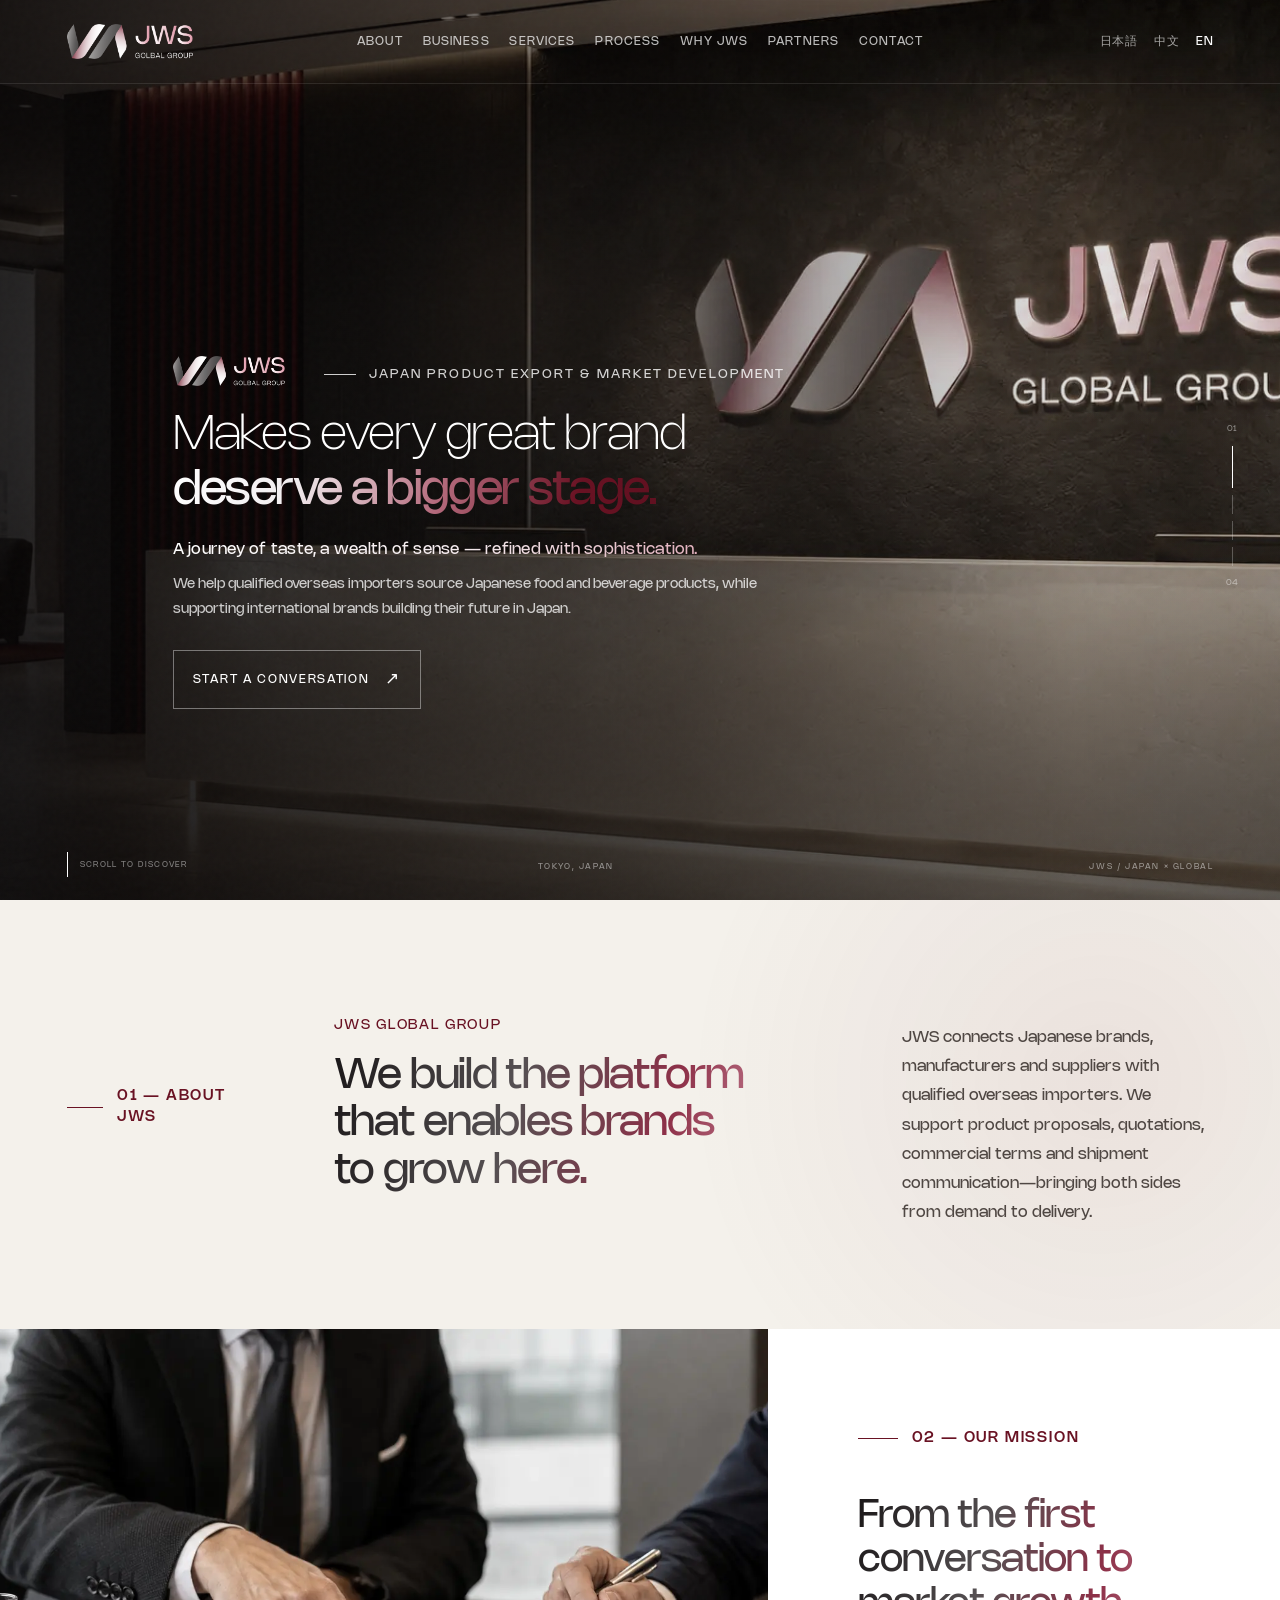
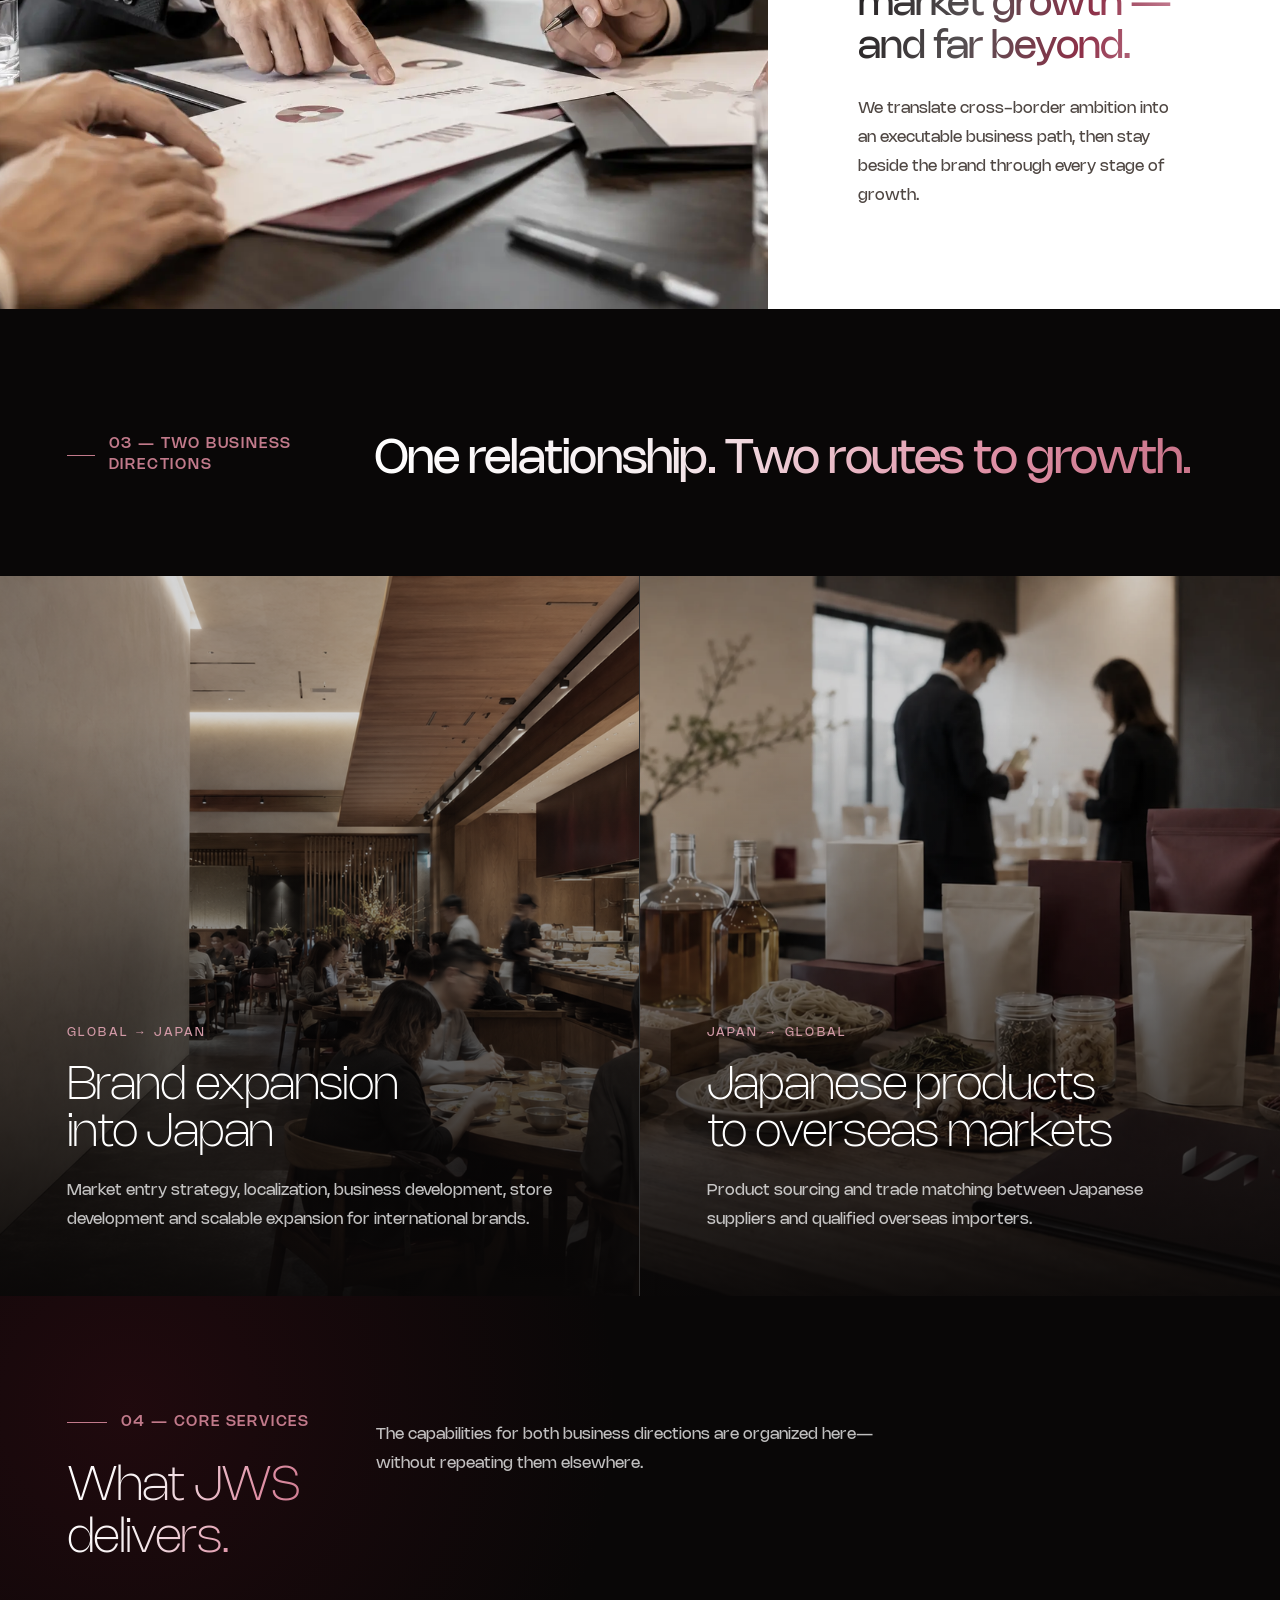
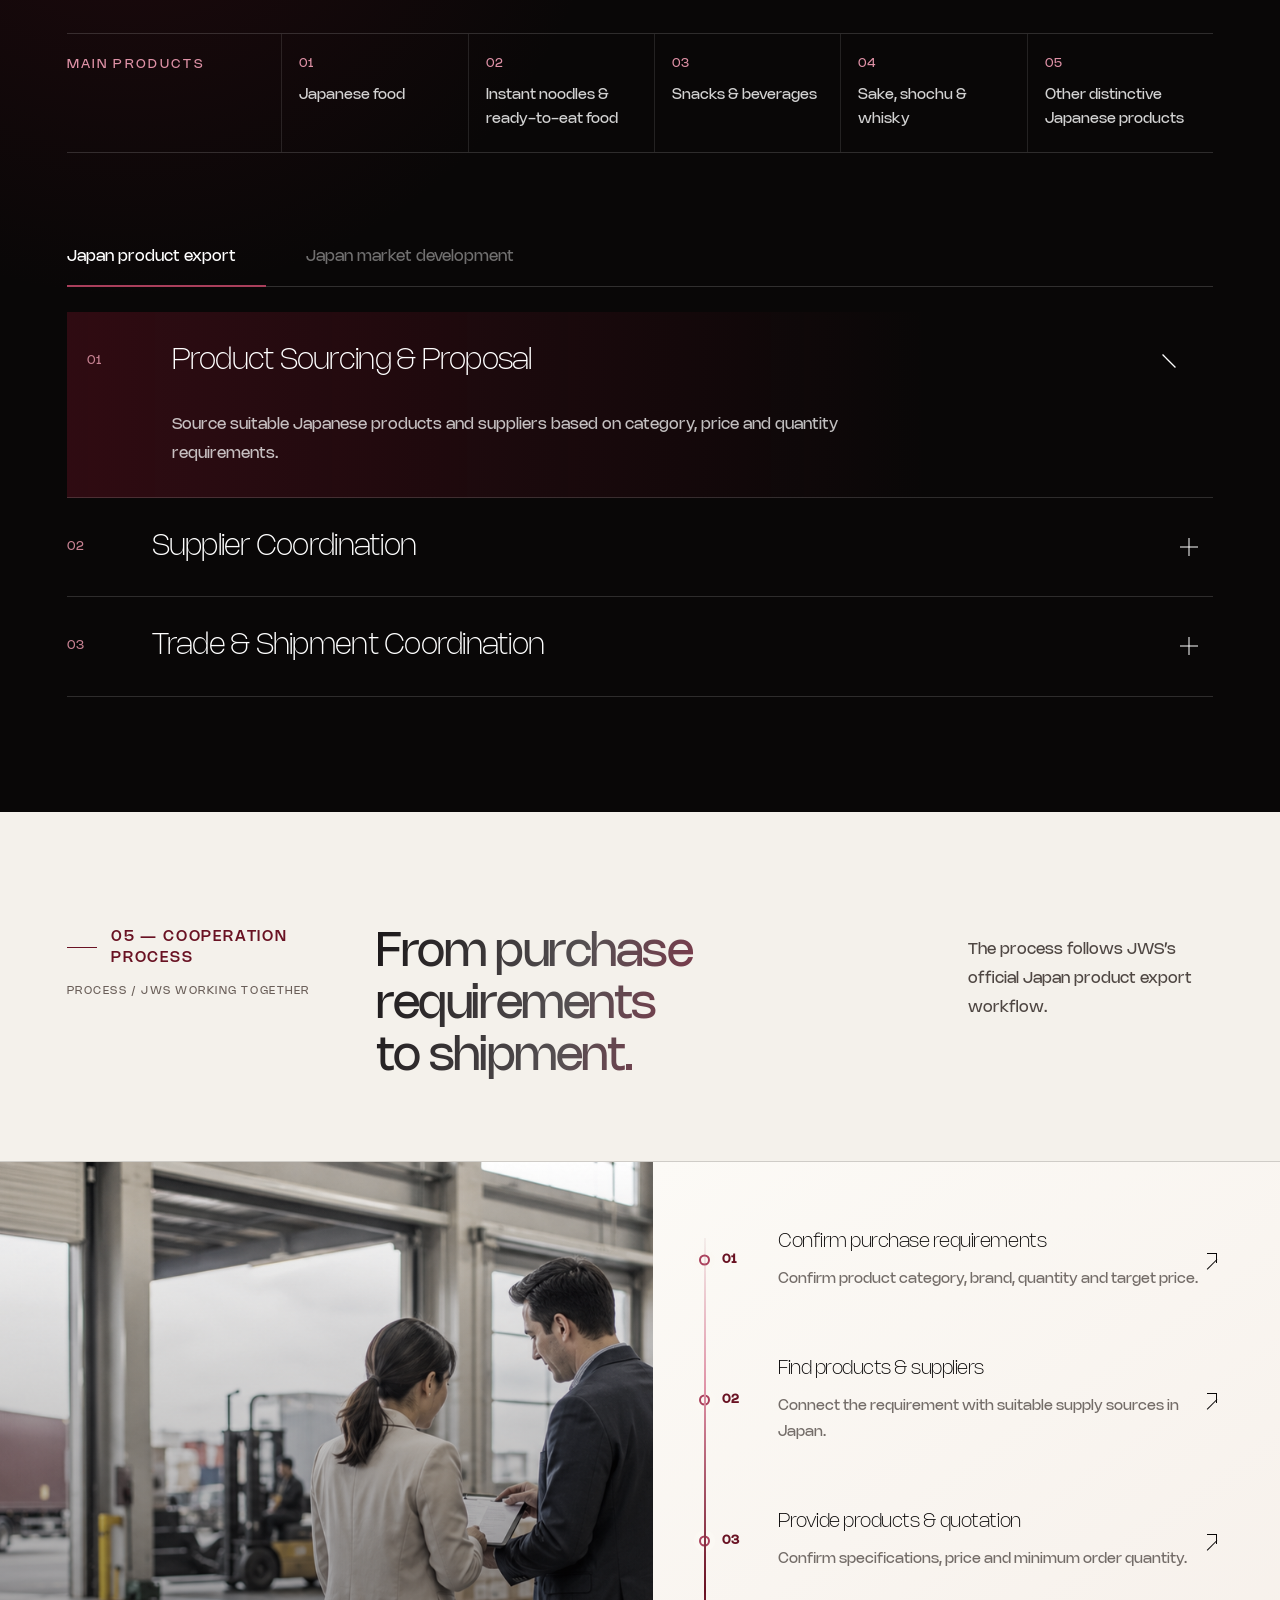
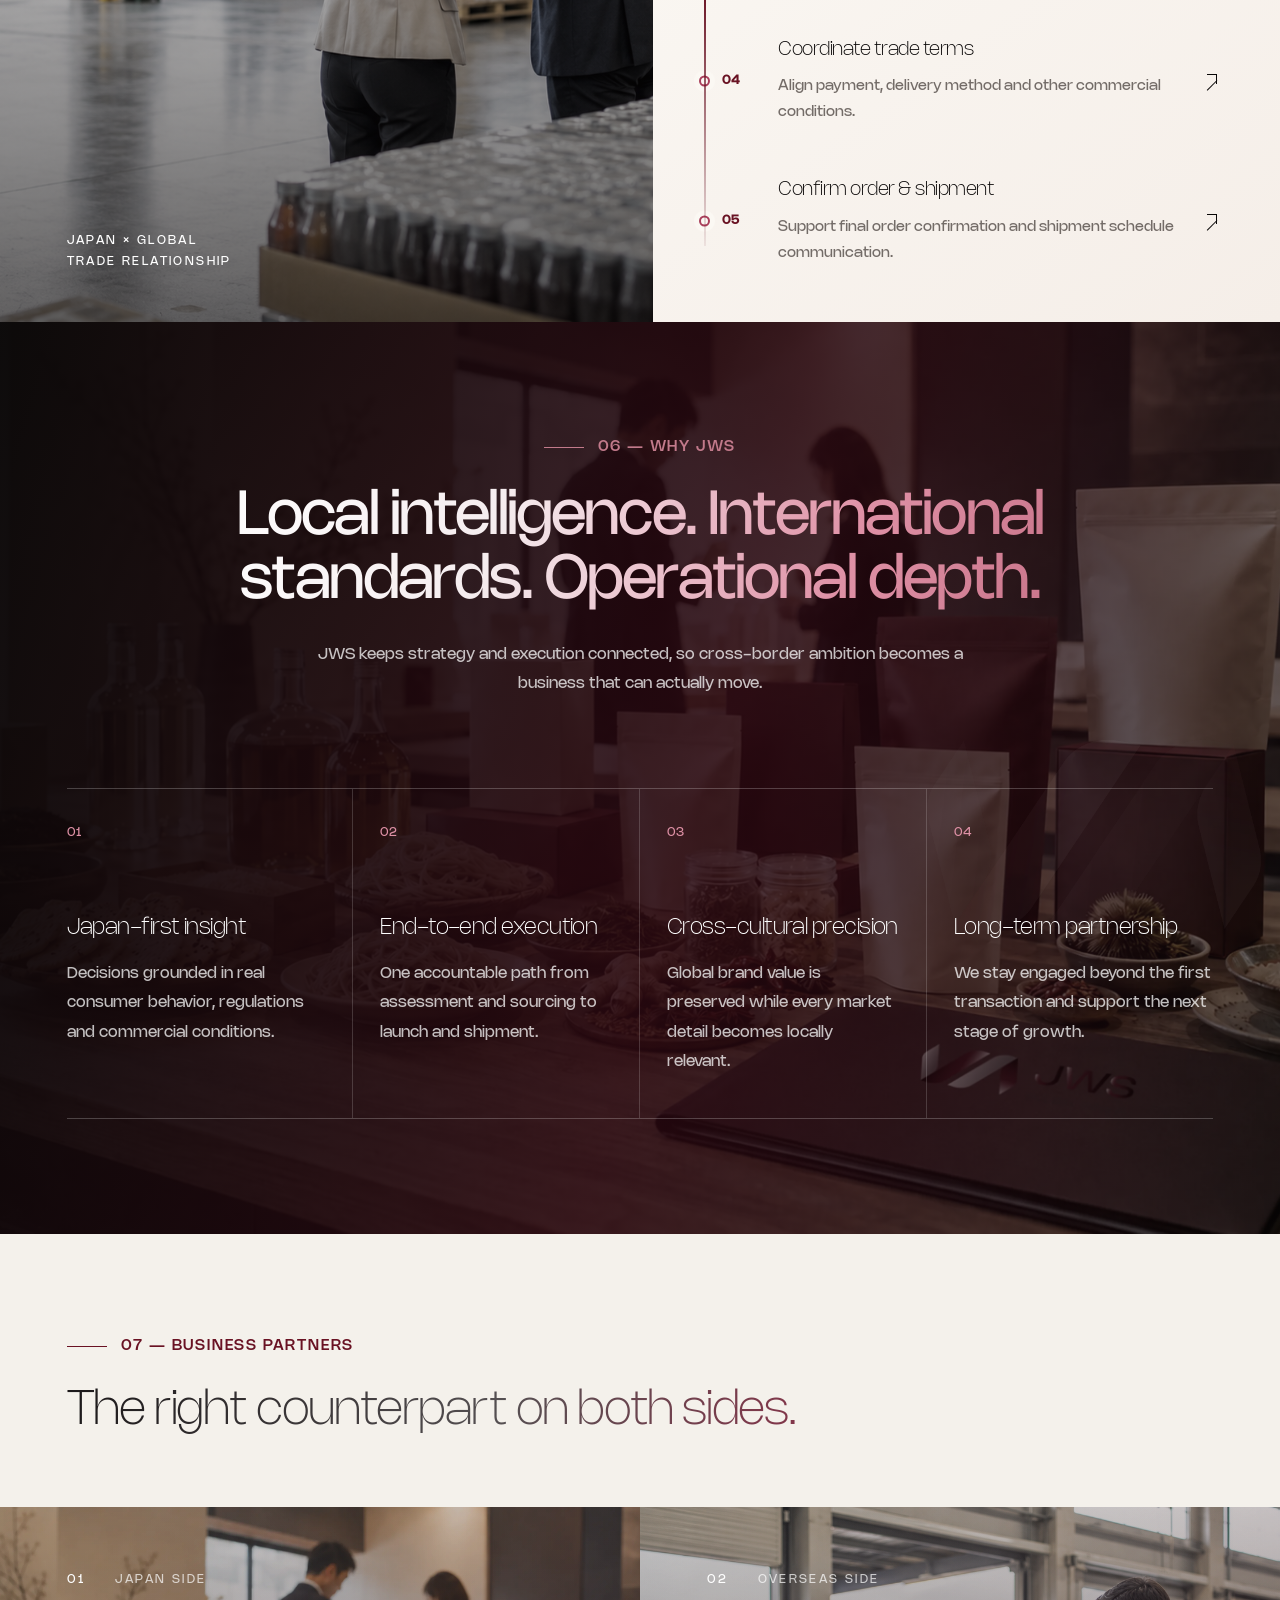
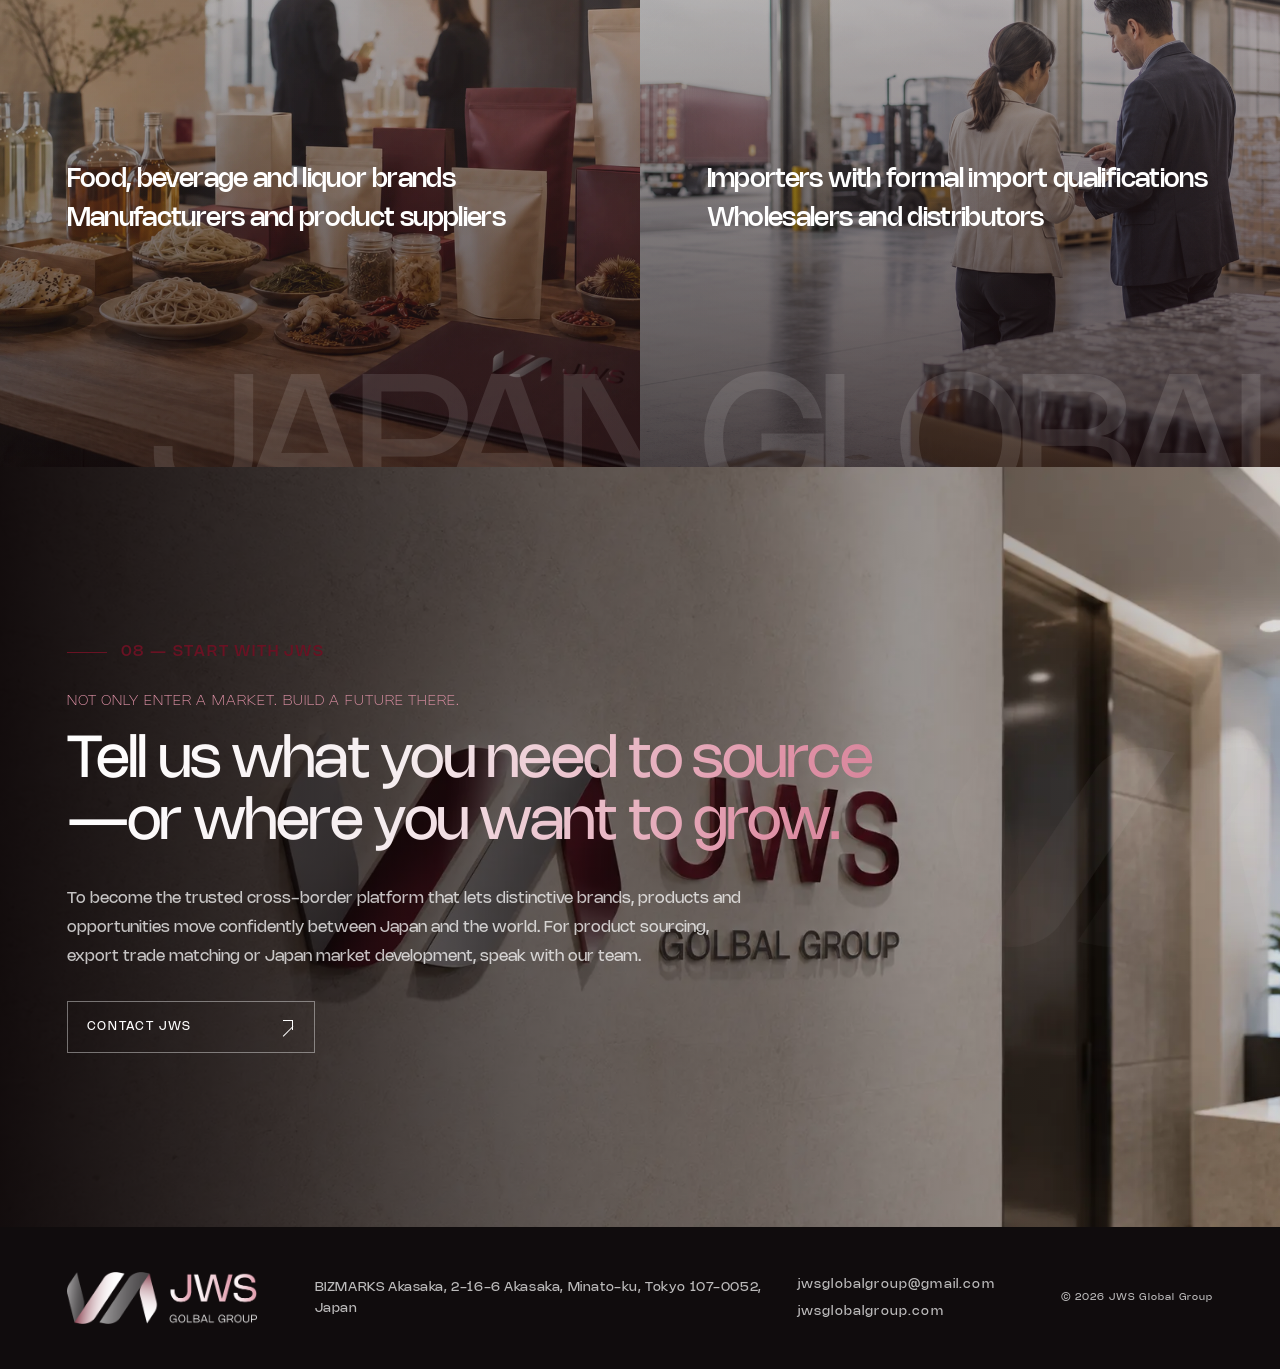
<file: index.html>
<!DOCTYPE html><html lang="en"><head><meta charSet="utf-8"/><link rel="preconnect" href="/" crossorigin=""/><meta name="viewport" content="width=device-width, initial-scale=1"/><link rel="preload" as="image" href="/assets/images/brand/logo-light-mark.png"/><link rel="preload" as="image" href="/assets/images/brand/logo-light-horizontal.png"/><link rel="preload" as="image" href="/assets/images/business/jws-reception-signage-v2.webp"/><link rel="preload" as="image" href="/assets/images/business/jws-restaurant-hero.png"/><link rel="preload" as="image" href="/assets/images/brand-scenes/jws-hero-documents-v3.webp"/><link rel="preload" as="image" href="/assets/images/business/jws-export-logistics.png"/><link rel="preload" as="image" href="/assets/images/brand/jws-dk-04.png"/><link rel="preload" as="image" href="/assets/images/brand/jws-03.png"/><link rel="preload" as="image" href="/assets/images/business/jws-mission-meeting-detail-v3.webp"/><link rel="preload" as="image" href="/assets/images/brand-scenes/jws-clean-product-sourcing-v3.webp"/><link rel="stylesheet" href="/_next/static/chunks/0pte8~mfe~1u9.css" data-precedence="next"/><link rel="stylesheet" href="/_next/static/chunks/0fb-zid8rxn9l.css" data-precedence="next"/><link rel="preload" as="script" fetchPriority="low" href="/_next/static/chunks/0ht900cau6_ur.js"/><script src="/_next/static/chunks/0t2z5hkh7v~~b.js" async=""></script><script src="/_next/static/chunks/07lhk_q6pmm3r.js" async=""></script><script src="/_next/static/chunks/turbopack-0cek.dh0dqtgy.js" async=""></script><script src="/_next/static/chunks/0dbhjjzl8qfwv.js" async=""></script><script src="/_next/static/chunks/06vp~nn2-uye9.js" async=""></script><link rel="preload" as="image" href="/assets/images/business/jws-office-signage-v2.webp"/><meta name="next-size-adjust" content=""/><title>JWS Global Group | Connecting Global Brands with Japan</title><meta name="description" content="JWS Global Group is a Japan Expansion Platform supporting market entry, localization, store development, brand co-creation and franchise growth."/><meta name="keywords" content="JWS Global Group,Japan market entry,Japan expansion platform,brand localization Japan,store development Japan"/><meta name="codex-preview" content="development"/><link rel="canonical" href="https://jwsglobalgroup.com/"/><meta property="og:title" content="JWS Global Group"/><meta property="og:description" content="Every Great Brand Deserves a Bigger Stage."/><meta property="og:locale" content="en_US"/><meta property="og:type" content="website"/><meta name="twitter:card" content="summary"/><meta name="twitter:title" content="JWS Global Group"/><meta name="twitter:description" content="Every Great Brand Deserves a Bigger Stage."/><link rel="shortcut icon" href="/favicon.svg"/><link rel="icon" href="/favicon.svg"/><script src="/_next/static/chunks/03~yq9q893hmn.js" noModule=""></script></head><body><div hidden=""><!--$--><!--/$--></div><main><div class="loader " aria-hidden="true"><img src="/assets/images/brand/logo-light-mark.png" alt=""/><span></span></div><header class="header  "><a href="#home" class="logo"><img src="/assets/images/brand/logo-light-horizontal.png" alt="JWS Global Group"/></a><nav><a class="" href="#about"><span>About</span></a><a class="" href="#business"><span>Business</span></a><a class="" href="#services"><span>Services</span></a><a class="" href="#process"><span>Process</span></a><a class="" href="#why"><span>Why JWS</span></a><a class="" href="#partners"><span>Partners</span></a><a class="" href="#contact"><span>Contact</span></a></nav><div class="langs"><button class="">日本語</button><button class="">中文</button><button class="active">EN</button></div><button class="menu" aria-label="Open menu" aria-expanded="false"><span></span><span></span></button></header><section class="hero" id="home"><div class="hero-slides"><img class="hero-bg active" src="/assets/images/business/jws-reception-signage-v2.webp" alt="Japanese food and beverage trade"/><img class="hero-bg " src="/assets/images/business/jws-restaurant-hero.png" alt=""/><img class="hero-bg " src="/assets/images/brand-scenes/jws-hero-documents-v3.webp" alt=""/><img class="hero-bg " src="/assets/images/business/jws-export-logistics.png" alt=""/></div><div class="hero-overlay"></div><div class="hero-grain"></div><div class="brand-ribbons" aria-hidden="true"><img src="/assets/images/brand/jws-dk-04.png" alt=""/></div><div class="hero-content reveal seen"><div class="hero-brand"><img src="/assets/images/brand/logo-light-horizontal.png" alt="JWS Global Group"/><p class="eyebrow">JAPAN PRODUCT EXPORT &amp; MARKET DEVELOPMENT</p></div><div class="hero-statement"><h1>Makes every great brand</h1><em>deserve a bigger stage.</em></div><p class="hero-signature">A journey of taste, a wealth of sense — refined with sophistication.</p><p class="hero-copy">We help qualified overseas importers source Japanese food and beverage products, while supporting international brands building their future in Japan.</p><a class="cta" href="#contact">Start a conversation<span>↗</span></a></div><div class="hero-foot"><span>TOKYO, JAPAN</span><span>JWS / JAPAN × GLOBAL</span></div><div class="slide-nav"><span>0<!-- -->1</span><div><button class="active" aria-label="View image 1"></button><button class="" aria-label="View image 2"></button><button class="" aria-label="View image 3"></button><button class="" aria-label="View image 4"></button></div><span>0<!-- -->4</span></div><a class="scroll-cue" href="#about"><i></i><span>SCROLL TO DISCOVER</span></a></section><section class="intro light" id="about"><img class="brand-ghost brand-ghost-light" src="/assets/images/brand/jws-03.png" alt="" aria-hidden="true"/><div class="shell intro-grid reveal"><p class="section-no">01 — ABOUT JWS</p><div><p class="kicker">JWS GLOBAL GROUP</p><h2>We build the platform that enables brands to grow here.</h2></div><p class="body-copy">JWS connects Japanese brands, manufacturers and suppliers with qualified overseas importers. We support product proposals, quotations, commercial terms and shipment communication—bringing both sides from demand to delivery.</p></div><div class="mission-band reveal"><img src="/assets/images/business/jws-mission-meeting-detail-v3.webp" alt="Business meeting detail with hands reviewing reports and documents"/><div><p class="section-no">02 — OUR MISSION</p><h3>From the first conversation to market growth — and far beyond.</h3><p>We translate cross-border ambition into an executable business path, then stay beside the brand through every stage of growth.</p></div></div></section><section class="business" id="business"><div class="business-head shell reveal"><p class="section-no">03 — <!-- -->TWO BUSINESS DIRECTIONS</p><h2>One relationship. Two routes to growth.</h2></div><div class="routes"><article class="route reveal"><img src="/assets/images/business/jws-restaurant-hero.png" alt="International restaurant brand expansion into Japan"/><div class="shade"></div><div class="route-copy"><span>GLOBAL → JAPAN</span><h3>Brand expansion into Japan</h3><p>Market entry strategy, localization, business development, store development and scalable expansion for international brands.</p></div></article><article class="route reveal"><img src="/assets/images/brand-scenes/jws-clean-product-sourcing-v3.webp" alt="Japanese food and beverage sourcing for overseas markets"/><div class="shade"></div><div class="route-copy"><span>JAPAN → GLOBAL</span><h3>Japanese products to overseas markets</h3><p>Product sourcing and trade matching between Japanese suppliers and qualified overseas importers.</p></div></article></div></section><section class="services dark" id="services"><img class="brand-ghost brand-ghost-service" src="/assets/images/brand/jws-dk-04.png" alt="" aria-hidden="true"/><div class="shell reveal"><div class="section-head split"><div><p class="section-no">04 — <!-- -->CORE SERVICES</p><h2>What JWS delivers.</h2></div><p>The capabilities for both business directions are organized here—without repeating them elsewhere.</p></div><div class="service-products"><p>MAIN PRODUCTS</p><span><b>0<!-- -->1</b>Japanese food</span><span><b>0<!-- -->2</b>Instant noodles &amp; ready-to-eat food</span><span><b>0<!-- -->3</b>Snacks &amp; beverages</span><span><b>0<!-- -->4</b>Sake, shochu &amp; whisky</span><span><b>0<!-- -->5</b>Other distinctive Japanese products</span></div><div class="tabs" role="tablist"><button class="active">Japan product export</button><button class="">Japan market development</button></div><div class="service-list"><article class="open"><button aria-expanded="true"><b>0<!-- -->1</b><h3>Product Sourcing &amp; Proposal</h3><span class="plus-icon" aria-hidden="true"></span></button><div><p>Source suitable Japanese products and suppliers based on category, price and quantity requirements.</p></div></article><article class=""><button aria-expanded="false"><b>0<!-- -->2</b><h3>Supplier Coordination</h3><span class="plus-icon" aria-hidden="true"></span></button><div><p>Confirm product specifications, price, minimum order quantity and supply conditions.</p></div></article><article class=""><button aria-expanded="false"><b>0<!-- -->3</b><h3>Trade &amp; Shipment Coordination</h3><span class="plus-icon" aria-hidden="true"></span></button><div><p>Coordinate orders, payment terms, delivery methods and shipment schedules.</p></div></article></div></div></section><section class="process" id="process"><div class="process-intro shell reveal"><div class="process-identity"><p class="section-no process-section-no">05 — <!-- -->COOPERATION PROCESS</p><small>PROCESS / JWS WORKING TOGETHER</small></div><h2>From purchase requirements to shipment.</h2><p>The process follows JWS’s official Japan product export workflow.</p></div><div class="process-stage"><div class="process-image reveal"><img src="/assets/images/business/jws-export-logistics.png" alt="Japan product export and shipment coordination"/><div class="process-image-shade"></div><span>JAPAN × GLOBAL<br/>TRADE RELATIONSHIP</span></div><ol class="steps reveal"><li class="" tabindex="0"><img class="step-watermark" src="/assets/images/brand/jws-dk-04.png" alt="" aria-hidden="true"/><b>0<!-- -->1</b><div><h3>Confirm purchase requirements</h3><p>Confirm product category, brand, quantity and target price.</p></div><i class="arrow-icon" aria-hidden="true"></i></li><li class="" tabindex="0"><img class="step-watermark" src="/assets/images/brand/jws-dk-04.png" alt="" aria-hidden="true"/><b>0<!-- -->2</b><div><h3>Find products &amp; suppliers</h3><p>Connect the requirement with suitable supply sources in Japan.</p></div><i class="arrow-icon" aria-hidden="true"></i></li><li class="" tabindex="0"><img class="step-watermark" src="/assets/images/brand/jws-dk-04.png" alt="" aria-hidden="true"/><b>0<!-- -->3</b><div><h3>Provide products &amp; quotation</h3><p>Confirm specifications, price and minimum order quantity.</p></div><i class="arrow-icon" aria-hidden="true"></i></li><li class="" tabindex="0"><img class="step-watermark" src="/assets/images/brand/jws-dk-04.png" alt="" aria-hidden="true"/><b>0<!-- -->4</b><div><h3>Coordinate trade terms</h3><p>Align payment, delivery method and other commercial conditions.</p></div><i class="arrow-icon" aria-hidden="true"></i></li><li class="" tabindex="0"><img class="step-watermark" src="/assets/images/brand/jws-dk-04.png" alt="" aria-hidden="true"/><b>0<!-- -->5</b><div><h3>Confirm order &amp; shipment</h3><p>Support final order confirmation and shipment schedule communication.</p></div><i class="arrow-icon" aria-hidden="true"></i></li></ol></div></section><section class="why dark" id="why"><img class="why-image" src="/assets/images/brand-scenes/jws-clean-product-sourcing-v3.webp" alt="Japanese food supplier coordination"/><div class="why-shade"></div><img class="why-mark" src="/assets/images/brand/jws-dk-04.png" alt="" aria-hidden="true"/><div class="shell why-grid reveal"><div class="why-heading"><p class="section-no">06 — <!-- -->WHY JWS</p><h2>Local intelligence. International standards. Operational depth.</h2><p>JWS keeps strategy and execution connected, so cross-border ambition becomes a business that can actually move.</p></div><div class="advantage-grid"><article style="--advantage-index:0"><b>0<!-- -->1</b><h3>Japan-first insight</h3><p>Decisions grounded in real consumer behavior, regulations and commercial conditions.</p></article><article style="--advantage-index:1"><b>0<!-- -->2</b><h3>End-to-end execution</h3><p>One accountable path from assessment and sourcing to launch and shipment.</p></article><article style="--advantage-index:2"><b>0<!-- -->3</b><h3>Cross-cultural precision</h3><p>Global brand value is preserved while every market detail becomes locally relevant.</p></article><article style="--advantage-index:3"><b>0<!-- -->4</b><h3>Long-term partnership</h3><p>We stay engaged beyond the first transaction and support the next stage of growth.</p></article></div></div></section><section class="partner-system" id="partners"><div class="partner-system-head shell reveal"><p class="section-no">07 — <!-- -->BUSINESS PARTNERS</p><h2>The right counterpart on both sides.</h2></div><div class="partner-sides"><article class="partner-card partner-japan reveal"><img class="partner-mark" src="/assets/images/brand/jws-dk-04.png" alt="" aria-hidden="true"/><b>01</b><span>JAPAN SIDE</span><div><p>Food, beverage and liquor brands</p><p>Manufacturers and product suppliers</p></div><i>JAPAN</i></article><article class="partner-card partner-global reveal"><img class="partner-mark" src="/assets/images/brand/jws-dk-04.png" alt="" aria-hidden="true"/><b>02</b><span>OVERSEAS SIDE</span><div><p>Importers with formal import qualifications</p><p>Wholesalers and distributors</p></div><i>GLOBAL</i></article></div></section><section class="contact" id="contact"><img src="/assets/images/business/jws-office-signage-v2.webp" alt="JWS Global Group Tokyo office signage"/><div class="contact-shade"></div><img class="contact-mark" src="/assets/images/brand/jws-dk-04.png" alt="" aria-hidden="true"/><div class="shell contact-content reveal"><p class="section-no">08 — <!-- -->START WITH JWS</p><p class="contact-vision">Not only enter a market. Build a future there.</p><h2>Tell us what you need to source—or where you want to grow.</h2><p>To become the trusted cross-border platform that lets distinctive brands, products and opportunities move confidently between Japan and the world.<!-- --> <!-- -->For product sourcing, export trade matching or Japan market development, speak with our team.</p><a class="cta" href="mailto:jwsglobalgroup@gmail.com">Contact JWS<span class="arrow-icon" aria-hidden="true"></span></a></div></section><footer><img src="/assets/images/brand/logo-light-horizontal.png" alt="JWS Global Group"/><address>BIZMARKS Akasaka, 2-16-6 Akasaka, Minato-ku, Tokyo 107-0052, Japan</address><div class="footer-contact"><a href="mailto:jwsglobalgroup@gmail.com">jwsglobalgroup@gmail.com</a><a href="https://jwsglobalgroup.com">jwsglobalgroup.com</a></div><small>© 2026 JWS Global Group</small></footer></main><!--$--><!--/$--><script src="/_next/static/chunks/0ht900cau6_ur.js" id="_R_" async=""></script><script>(self.__next_f=self.__next_f||[]).push([0])</script><script>self.__next_f.push([1,"1:\"$Sreact.fragment\"\n2:I[39756,[\"/_next/static/chunks/0dbhjjzl8qfwv.js\"],\"default\"]\n3:I[37457,[\"/_next/static/chunks/0dbhjjzl8qfwv.js\"],\"default\"]\n4:I[47257,[\"/_next/static/chunks/0dbhjjzl8qfwv.js\"],\"ClientPageRoot\"]\n5:I[31713,[\"/_next/static/chunks/0dbhjjzl8qfwv.js\",\"/_next/static/chunks/06vp~nn2-uye9.js\"],\"default\"]\n8:I[97367,[\"/_next/static/chunks/0dbhjjzl8qfwv.js\"],\"OutletBoundary\"]\n9:\"$Sreact.suspense\"\nb:I[97367,[\"/_next/static/chunks/0dbhjjzl8qfwv.js\"],\"ViewportBoundary\"]\nd:I[97367,[\"/_next/static/chunks/0dbhjjzl8qfwv.js\"],\"MetadataBoundary\"]\nf:I[68027,[\"/_next/static/chunks/0dbhjjzl8qfwv.js\"],\"default\",1]\n:HL[\"/_next/static/chunks/0pte8~mfe~1u9.css\",\"style\"]\n:HL[\"/_next/static/chunks/0fb-zid8rxn9l.css\",\"style\"]\n:HC[\"/\",\"\"]\n"])</script><script>self.__next_f.push([1,"0:{\"P\":null,\"c\":[\"\",\"\"],\"q\":\"\",\"i\":false,\"f\":[[[\"\",{\"children\":[\"__PAGE__\",{}]},\"$undefined\",\"$undefined\",16],[[\"$\",\"$1\",\"c\",{\"children\":[[[\"$\",\"link\",\"0\",{\"rel\":\"stylesheet\",\"href\":\"/_next/static/chunks/0pte8~mfe~1u9.css\",\"precedence\":\"next\",\"crossOrigin\":\"$undefined\",\"nonce\":\"$undefined\"}],[\"$\",\"link\",\"1\",{\"rel\":\"stylesheet\",\"href\":\"/_next/static/chunks/0fb-zid8rxn9l.css\",\"precedence\":\"next\",\"crossOrigin\":\"$undefined\",\"nonce\":\"$undefined\"}],[\"$\",\"script\",\"script-0\",{\"src\":\"/_next/static/chunks/0dbhjjzl8qfwv.js\",\"async\":true,\"nonce\":\"$undefined\"}]],[\"$\",\"html\",null,{\"lang\":\"en\",\"suppressHydrationWarning\":true,\"children\":[\"$\",\"body\",null,{\"children\":[\"$\",\"$L2\",null,{\"parallelRouterKey\":\"children\",\"error\":\"$undefined\",\"errorStyles\":\"$undefined\",\"errorScripts\":\"$undefined\",\"template\":[\"$\",\"$L3\",null,{}],\"templateStyles\":\"$undefined\",\"templateScripts\":\"$undefined\",\"notFound\":[[[\"$\",\"title\",null,{\"children\":\"404: This page could not be found.\"}],[\"$\",\"div\",null,{\"style\":{\"fontFamily\":\"system-ui,\\\"Segoe UI\\\",Roboto,Helvetica,Arial,sans-serif,\\\"Apple Color Emoji\\\",\\\"Segoe UI Emoji\\\"\",\"height\":\"100vh\",\"textAlign\":\"center\",\"display\":\"flex\",\"flexDirection\":\"column\",\"alignItems\":\"center\",\"justifyContent\":\"center\"},\"children\":[\"$\",\"div\",null,{\"children\":[[\"$\",\"style\",null,{\"dangerouslySetInnerHTML\":{\"__html\":\"body{color:#000;background:#fff;margin:0}.next-error-h1{border-right:1px solid rgba(0,0,0,.3)}@media (prefers-color-scheme:dark){body{color:#fff;background:#000}.next-error-h1{border-right:1px solid rgba(255,255,255,.3)}}\"}}],[\"$\",\"h1\",null,{\"className\":\"next-error-h1\",\"style\":{\"display\":\"inline-block\",\"margin\":\"0 20px 0 0\",\"padding\":\"0 23px 0 0\",\"fontSize\":24,\"fontWeight\":500,\"verticalAlign\":\"top\",\"lineHeight\":\"49px\"},\"children\":404}],[\"$\",\"div\",null,{\"style\":{\"display\":\"inline-block\"},\"children\":[\"$\",\"h2\",null,{\"style\":{\"fontSize\":14,\"fontWeight\":400,\"lineHeight\":\"49px\",\"margin\":0},\"children\":\"This page could not be found.\"}]}]]}]}]],[]],\"forbidden\":\"$undefined\",\"unauthorized\":\"$undefined\"}]}]}]]}],{\"children\":[[\"$\",\"$1\",\"c\",{\"children\":[[\"$\",\"$L4\",null,{\"Component\":\"$5\",\"serverProvidedParams\":{\"searchParams\":{},\"params\":{},\"promises\":[\"$@6\",\"$@7\"]}}],[[\"$\",\"script\",\"script-0\",{\"src\":\"/_next/static/chunks/06vp~nn2-uye9.js\",\"async\":true,\"nonce\":\"$undefined\"}]],[\"$\",\"$L8\",null,{\"children\":[\"$\",\"$9\",null,{\"name\":\"Next.MetadataOutlet\",\"children\":\"$@a\"}]}]]}],{},null,false,null]},null,false,null],[\"$\",\"$1\",\"h\",{\"children\":[null,[\"$\",\"$Lb\",null,{\"children\":\"$Lc\"}],[\"$\",\"div\",null,{\"hidden\":true,\"children\":[\"$\",\"$Ld\",null,{\"children\":[\"$\",\"$9\",null,{\"name\":\"Next.Metadata\",\"children\":\"$Le\"}]}]}],[\"$\",\"meta\",null,{\"name\":\"next-size-adjust\",\"content\":\"\"}]]}],false]],\"m\":\"$undefined\",\"G\":[\"$f\",[[\"$\",\"link\",\"0\",{\"rel\":\"stylesheet\",\"href\":\"/_next/static/chunks/0pte8~mfe~1u9.css\",\"precedence\":\"next\",\"crossOrigin\":\"$undefined\",\"nonce\":\"$undefined\"}],[\"$\",\"link\",\"1\",{\"rel\":\"stylesheet\",\"href\":\"/_next/static/chunks/0fb-zid8rxn9l.css\",\"precedence\":\"next\",\"crossOrigin\":\"$undefined\",\"nonce\":\"$undefined\"}]]],\"S\":true,\"h\":null,\"s\":\"$undefined\",\"l\":\"$undefined\",\"p\":\"$undefined\",\"d\":\"$undefined\",\"b\":\"WyFOc0w5L3U8QJXSjL45U\"}\n"])</script><script>self.__next_f.push([1,"6:{}\n7:\"$0:f:0:1:1:children:0:props:children:0:props:serverProvidedParams:params\"\n"])</script><script>self.__next_f.push([1,"c:[[\"$\",\"meta\",\"0\",{\"charSet\":\"utf-8\"}],[\"$\",\"meta\",\"1\",{\"name\":\"viewport\",\"content\":\"width=device-width, initial-scale=1\"}]]\n"])</script><script>self.__next_f.push([1,"10:I[27201,[\"/_next/static/chunks/0dbhjjzl8qfwv.js\"],\"IconMark\"]\na:null\ne:[[\"$\",\"title\",\"0\",{\"children\":\"JWS Global Group | Connecting Global Brands with Japan\"}],[\"$\",\"meta\",\"1\",{\"name\":\"description\",\"content\":\"JWS Global Group is a Japan Expansion Platform supporting market entry, localization, store development, brand co-creation and franchise growth.\"}],[\"$\",\"meta\",\"2\",{\"name\":\"keywords\",\"content\":\"JWS Global Group,Japan market entry,Japan expansion platform,brand localization Japan,store development Japan\"}],[\"$\",\"meta\",\"3\",{\"name\":\"codex-preview\",\"content\":\"development\"}],[\"$\",\"link\",\"4\",{\"rel\":\"canonical\",\"href\":\"https://jwsglobalgroup.com/\"}],[\"$\",\"meta\",\"5\",{\"property\":\"og:title\",\"content\":\"JWS Global Group\"}],[\"$\",\"meta\",\"6\",{\"property\":\"og:description\",\"content\":\"Every Great Brand Deserves a Bigger Stage.\"}],[\"$\",\"meta\",\"7\",{\"property\":\"og:locale\",\"content\":\"en_US\"}],[\"$\",\"meta\",\"8\",{\"property\":\"og:type\",\"content\":\"website\"}],[\"$\",\"meta\",\"9\",{\"name\":\"twitter:card\",\"content\":\"summary\"}],[\"$\",\"meta\",\"10\",{\"name\":\"twitter:title\",\"content\":\"JWS Global Group\"}],[\"$\",\"meta\",\"11\",{\"name\":\"twitter:description\",\"content\":\"Every Great Brand Deserves a Bigger Stage.\"}],[\"$\",\"link\",\"12\",{\"rel\":\"shortcut icon\",\"href\":\"/favicon.svg\"}],[\"$\",\"link\",\"13\",{\"rel\":\"icon\",\"href\":\"/favicon.svg\"}],[\"$\",\"$L10\",\"14\",{}]]\n"])</script></body></html>
</file>
<file: _next/static/chunks/0pte8~mfe~1u9.css>
/* Japanese pages use complete native system fonts in this direct-upload build. */
</file>
<file: _next/static/chunks/0fb-zid8rxn9l.css>
@layer theme{:root,:host{--font-sans:ui-sans-serif, system-ui, sans-serif, "Apple Color Emoji", "Segoe UI Emoji", "Segoe UI Symbol", "Noto Color Emoji";--font-mono:ui-monospace, SFMono-Regular, Menlo, Monaco, Consolas, "Liberation Mono", "Courier New", monospace;--spacing:.25rem;--default-font-family:var(--font-sans);--default-mono-font-family:var(--font-mono)}}@layer base{*,:after,:before,::backdrop{box-sizing:border-box;border:0 solid;margin:0;padding:0}::file-selector-button{box-sizing:border-box;border:0 solid;margin:0;padding:0}html,:host{-webkit-text-size-adjust:100%;tab-size:4;line-height:1.5;font-family:var(--default-font-family,ui-sans-serif, system-ui, sans-serif, "Apple Color Emoji", "Segoe UI Emoji", "Segoe UI Symbol", "Noto Color Emoji");font-feature-settings:var(--default-font-feature-settings,normal);font-variation-settings:var(--default-font-variation-settings,normal);-webkit-tap-highlight-color:transparent}hr{height:0;color:inherit;border-top-width:1px}abbr:where([title]){-webkit-text-decoration:underline dotted;text-decoration:underline dotted}h1,h2,h3,h4,h5,h6{font-size:inherit;font-weight:inherit}a{color:inherit;-webkit-text-decoration:inherit;-webkit-text-decoration:inherit;-webkit-text-decoration:inherit;-webkit-text-decoration:inherit;text-decoration:inherit}b,strong{font-weight:bolder}code,kbd,samp,pre{font-family:var(--default-mono-font-family,ui-monospace, SFMono-Regular, Menlo, Monaco, Consolas, "Liberation Mono", "Courier New", monospace);font-feature-settings:var(--default-mono-font-feature-settings,normal);font-variation-settings:var(--default-mono-font-variation-settings,normal);font-size:1em}small{font-size:80%}sub,sup{vertical-align:baseline;font-size:75%;line-height:0;position:relative}sub{bottom:-.25em}sup{top:-.5em}table{text-indent:0;border-color:inherit;border-collapse:collapse}:-moz-focusring{outline:auto}progress{vertical-align:baseline}summary{display:list-item}ol,ul,menu{list-style:none}img,svg,video,canvas,audio,iframe,embed,object{vertical-align:middle;display:block}img,video{max-width:100%;height:auto}button,input,select,optgroup,textarea{font:inherit;font-feature-settings:inherit;font-variation-settings:inherit;letter-spacing:inherit;color:inherit;opacity:1;background-color:#0000;border-radius:0}::file-selector-button{font:inherit;font-feature-settings:inherit;font-variation-settings:inherit;letter-spacing:inherit;color:inherit;opacity:1;background-color:#0000;border-radius:0}:where(select:is([multiple],[size])) optgroup{font-weight:bolder}:where(select:is([multiple],[size])) optgroup option{padding-inline-start:20px}::file-selector-button{margin-inline-end:4px}::placeholder{opacity:1}@supports (not ((-webkit-appearance:-apple-pay-button))) or (contain-intrinsic-size:1px){::placeholder{color:currentColor}@supports (color:color-mix(in lab, red, red)){::placeholder{color:color-mix(in oklab, currentcolor 50%, transparent)}}}textarea{resize:vertical}::-webkit-search-decoration{-webkit-appearance:none}::-webkit-date-and-time-value{min-height:1lh;text-align:inherit}::-webkit-datetime-edit{display:inline-flex}::-webkit-datetime-edit-fields-wrapper{padding:0}::-webkit-datetime-edit{padding-block:0}::-webkit-datetime-edit-year-field{padding-block:0}::-webkit-datetime-edit-month-field{padding-block:0}::-webkit-datetime-edit-day-field{padding-block:0}::-webkit-datetime-edit-hour-field{padding-block:0}::-webkit-datetime-edit-minute-field{padding-block:0}::-webkit-datetime-edit-second-field{padding-block:0}::-webkit-datetime-edit-millisecond-field{padding-block:0}::-webkit-datetime-edit-meridiem-field{padding-block:0}::-webkit-calendar-picker-indicator{line-height:1}:-moz-ui-invalid{box-shadow:none}button,input:where([type=button],[type=reset],[type=submit]){appearance:button}::file-selector-button{appearance:button}::-webkit-inner-spin-button{height:auto}::-webkit-outer-spin-button{height:auto}[hidden]:where(:not([hidden=until-found])){display:none!important}}@layer components;@layer utilities{.visible{visibility:visible}.static{position:static}.start{inset-inline-start:var(--spacing)}.contents{display:contents}.table{display:table}.grow{flex-grow:1}.resize{resize:both}}@font-face{font-family:Nohemi Light;src:url(/assets/fonts/nohemi-regular.woff2)format("woff2");font-weight:400;font-style:normal;font-display:swap}@font-face{font-family:Nohemi;src:url(/assets/fonts/nohemi-extralight.woff2)format("woff2");font-weight:200;font-display:swap}@font-face{font-family:Nohemi;src:url(/assets/fonts/nohemi-regular.woff2)format("woff2");font-weight:400;font-display:swap}@font-face{font-family:Nohemi;src:url(/assets/fonts/nohemi-medium.woff2)format("woff2");font-weight:500;font-display:swap}@font-face{font-family:Taipei Sans TC Beta;src:url(/assets/fonts/taipei-sans-light.woff2)format("woff2");font-weight:300;font-display:swap}@font-face{font-family:Taipei Sans TC Beta;src:url(/assets/fonts/taipei-sans-regular.woff2)format("woff2");font-weight:400;font-display:swap}:root{--ink:#090707;--wine:#691223;--wine-hi:#a93f5b;--pink:#df91a6;--cream:#f4f1eb;--paper:#fbf8f3;--line:#11100f29;--pad:clamp(28px,5.2vw,88px);--shell:min(1500px,calc(100vw - var(--pad)*2));--section:clamp(108px,9vw,168px);--ease:cubic-bezier(.2,.78,.2,1);--hero-gradient:linear-gradient(108deg,#fff 0%,#f1edef 18%,#b56b7d 39%,#691223 59%,#4a0d19 100%);--section-light-gradient:linear-gradient(108deg,#fff 0%,#f5edef 34%,#df91a6 72%,#c56f85 100%);--section-dark-gradient:linear-gradient(105deg,#1b1819 0%,#555052 38%,#8d3048 70%,#d99aad 100%)}*{box-sizing:border-box}html{scroll-behavior:smooth;background:var(--ink)}body{background:var(--paper);color:var(--ink);text-rendering:geometricprecision;margin:0;font-family:Nohemi,sans-serif;font-weight:400;overflow-x:hidden}body[data-lang=zh]{font-family:Taipei Sans TC Beta,sans-serif}body[data-lang=ja]{font-family:Noto Sans JP Variable,Hiragino Sans,Hiragino Kaku Gothic ProN,Yu Gothic,YuGothic,Meiryo,sans-serif}button,a{font:inherit;color:inherit}button{cursor:pointer}a{text-decoration:none}img{max-width:100%;display:block}h1,h2,h3,p{margin-top:0}.shell{width:var(--shell);margin:auto}.dark{background:var(--ink);color:#fff}section[id]{scroll-margin-top:70px}::selection{background:var(--wine);color:#fff}.loader{z-index:999;background:var(--ink);transition:transform 1s var(--ease);place-items:center;display:grid;position:fixed;inset:0}.loader img{width:72px}.loader span{background:#ffffff26;width:110px;height:1px;position:absolute;top:calc(50% + 66px);overflow:hidden}.loader span:after{content:"";background:linear-gradient(90deg,#fff,var(--pink));height:100%;animation:.8s load;display:block}.loader.is-ready{pointer-events:none;transform:translateY(-101%)}@keyframes load{0%{transform:translate(-100%)}}.header{z-index:80;height:84px;padding-inline:var(--pad);color:#fff;transition:.45s var(--ease);border-bottom:1px solid #ffffff1a;grid-template-columns:130px 1fr 130px;align-items:center;display:grid;position:fixed;inset:0 0 auto}.header.is-scrolled{-webkit-backdrop-filter:blur(22px);backdrop-filter:blur(22px);background:#090707c7;height:68px}.header nav{justify-self:center;gap:clamp(12px,1.55vw,26px);display:flex}.header nav a{color:#ffffff94;letter-spacing:.15em;text-transform:uppercase;padding:12px 0;font-size:9px;transition:color .3s;position:relative}.header nav a:after{content:"";opacity:0;height:1px;transition:.4s var(--ease);background:linear-gradient(90deg,#0000,#fff,#0000);position:absolute;bottom:3px;left:0;right:0;transform:scaleX(.25)}.header nav a:hover,.header nav a.active{color:#fff}.header nav a:hover:after,.header nav a.active:after{opacity:1;transform:scaleX(1)}.langs{justify-self:end;gap:10px;display:flex}.langs button{color:#fff6;letter-spacing:.12em;background:0 0;border:0;padding:4px 0;font-size:9px}.menu{display:none}.hero{color:#fff;background:#120d0e;height:100svh;min-height:720px;position:relative;overflow:hidden}.hero-slides,.hero-bg,.hero-overlay,.hero-grain{position:absolute;inset:0}.hero-bg{object-fit:cover;opacity:0;filter:saturate(.72)contrast(1.05);width:100%;height:100%;transition:opacity 1.5s,transform 7s;transform:scale(1.03)}.hero-bg.active{opacity:1;transform:scale(1.09)}.hero-overlay{z-index:1;background:linear-gradient(90deg,#080606de,#08060680 48%,#0806061f 84%),linear-gradient(#0000 45%,#0806069e)}.hero-grain{z-index:2;opacity:.055;background-image:url("data:image/svg+xml,%3Csvg viewBox='0 0 180 180' xmlns='http://www.w3.org/2000/svg'%3E%3Cfilter id='n'%3E%3CfeTurbulence type='fractalNoise' baseFrequency='.9' numOctaves='4'/%3E%3C/filter%3E%3Crect width='100%25' height='100%25' filter='url(%23n)' opacity='.4'/%3E%3C/svg%3E")}.brand-ribbons{z-index:2;pointer-events:none;mix-blend-mode:screen;position:absolute;inset:68px -5vw 0 38vw}.brand-ribbons img{will-change:transform,opacity;width:min(151vw,2400px);max-width:none;animation:heroKnot 16s var(--ease) infinite alternate;position:absolute;top:50%;right:-42vw}@keyframes heroKnot{0%{opacity:.055;transform:translate(4%,-53%)rotate(-2deg)scale(.9)}50%{opacity:.13;transform:translate(-4%,-50%)rotate(1deg)scale(1.12)}to{opacity:.07;transform:translate(-9%,-47%)rotate(3deg)scale(.98)}}.hero-content{z-index:3;max-width:min(980px,100vw - clamp(164px,27vw,460px));position:absolute;top:39.5%;left:clamp(82px,13.5vw,230px);transform:translateY(-50%)}.eyebrow,.section-no{color:var(--wine);letter-spacing:.24em;text-transform:uppercase;margin:0 0 25px;font-size:9px;font-weight:400}.hero-brand{align-items:flex-end;gap:clamp(26px,3vw,54px);margin-bottom:26px;display:flex}.hero-brand img{flex:none;width:clamp(104px,8.8vw,142px);height:auto}.hero .eyebrow{color:#ffffffad;margin:0 0 2px}.eyebrow:before,.section-no:before{content:"";background:currentColor;width:32px;height:1px;margin:0 13px 3px 0;display:inline-block}.hero-statement{min-height:1.9em;animation:titleIn .8s var(--ease)}.hero h1,.hero-statement>em{letter-spacing:-.035em;margin:0;font-size:clamp(31px,3.7vw,58px);font-style:normal;line-height:1.02}.hero-statement>em{background:var(--hero-gradient);color:#0000;background-size:112% 100%;-webkit-background-clip:text;background-clip:text;margin-top:7px;animation:9s ease-in-out infinite alternate gradientMove;display:block}@keyframes titleIn{0%{opacity:0;filter:blur(6px);transform:translateY(16px)}}@keyframes gradientMove{to{background-position:100% 0}}.hero-signature{letter-spacing:.015em;color:#0000;background:linear-gradient(96deg,#fff 0%,#f3e9ec 48%,#d99aaa 100%);-webkit-background-clip:text;background-clip:text;margin:22px 0 0;font-size:clamp(14px,1.18vw,18px);font-weight:400}.hero-copy{color:#ffffff9e;max-width:590px;margin:12px 0 27px;font-size:clamp(12px,.95vw,15px);font-weight:200;line-height:1.8}.cta{letter-spacing:.14em;text-transform:uppercase;border:1px solid #fff6;justify-content:space-between;align-items:center;min-width:220px;padding:16px 19px;font-size:9px;transition:all .4s;display:inline-flex}.cta:hover{background:var(--wine);border-color:var(--wine);padding-left:26px}.cta span{font-size:17px}.hero-foot{z-index:3;left:42%;right:var(--pad);letter-spacing:.2em;opacity:.48;justify-content:space-between;font-size:8px;display:flex;position:absolute;bottom:27px}.slide-nav{z-index:4;color:#ffffff73;flex-direction:column;align-items:center;gap:11px;font-size:8px;display:flex;position:absolute;top:47%;right:42px}.slide-nav div{flex-direction:column;gap:7px;display:flex}.slide-nav button{background:#ffffff42;border:0;width:1px;height:19px;padding:0;transition:all .4s}.slide-nav button.active{background:#fff;height:42px}.scroll-cue{z-index:4;left:var(--pad);letter-spacing:.17em;color:#ffffff73;align-items:center;gap:12px;font-size:8px;display:flex;position:absolute;bottom:23px}.scroll-cue i{transform-origin:top;background:#fff;width:1px;height:25px;animation:1.8s infinite scroll}@keyframes scroll{0%,to{transform:scaleY(.25)}50%{transform:scaleY(1)}}.intro{padding:var(--section) 0 0;background:radial-gradient(circle at 86% 18%,#69122312,transparent 30%),var(--cream);position:relative;overflow:hidden}.intro-grid{z-index:2;grid-template-columns:1fr 2.3fr 1.15fr;gap:clamp(38px,6vw,110px);display:grid;position:relative}.intro h2,.business-head h2,.section-head h2,.process-intro h2,.why h2,.partner-system-head h2,.vision h2{margin:0;font-size:clamp(34px,3.7vw,58px);line-height:1.1}.intro h2{text-wrap:balance;max-width:15ch;font-size:clamp(33px,3.35vw,53px)}.intro h2,.process-intro h2,.partner-system-head h2,.vision h2,.mission-band h3{background:var(--section-dark-gradient);color:#0000;-webkit-background-clip:text;background-clip:text}.body-copy,.section-head.split>p,.process-intro>p:last-child{color:#6b625e;margin:8px 0 0;font-size:13px;font-weight:200;line-height:1.9}.kicker{color:var(--wine);letter-spacing:.2em;margin:0 0 17px;font-size:9px}.brand-ghost{pointer-events:none;max-width:none;position:absolute}.brand-ghost-light{z-index:0;opacity:.035;width:min(120vw,1800px);top:44%;right:-42vw}.brand-ghost-service{opacity:.035;width:min(115vw,1700px);top:50%;left:-43vw}.mission-band{z-index:2;background:#fff;grid-template-columns:1.2fr .8fr;min-height:580px;margin-top:clamp(85px,8vw,130px);display:grid;position:relative}.mission-band>img{object-fit:cover;width:100%;height:100%}.mission-band>div{flex-direction:column;justify-content:center;padding:clamp(54px,7vw,105px);display:flex}.mission-band h3{text-wrap:balance;max-width:18ch;margin:18px 0 24px;font-size:clamp(29px,3.05vw,49px);line-height:1.12;font-family:Nohemi,sans-serif!important;font-weight:400!important}.mission-band>div>p:last-child{color:#655d59;font-size:13px;font-weight:200;line-height:1.85}.business{background:var(--ink);color:#fff;padding-top:125px}.business-head{grid-template-columns:1fr 3.4fr;gap:60px;padding-bottom:72px;display:grid}.business .section-no,.services .section-no,.why .section-no{color:#c27a8b}.business-head h2,.services h2,.why h2,.contact h2{background:var(--section-light-gradient);color:#0000;-webkit-background-clip:text;background-clip:text}.routes{grid-template-columns:1fr 1fr;display:grid}.route{height:min(64vw,720px);min-height:550px;position:relative;overflow:hidden}.route:first-child{border-right:1px solid #ffffff2e}.route img{object-fit:cover;filter:saturate(.55)brightness(.84);width:100%;height:100%;transition:1.2s var(--ease);position:absolute}.route:hover img{filter:saturate(.8)brightness(.9);transform:scale(1.05)}.shade{background:linear-gradient(#0000 20%,#090707f2);position:absolute;inset:0}.route-copy{left:var(--pad);right:var(--pad);position:absolute;bottom:62px}.route-copy span{letter-spacing:.22em;color:#d39aa7;font-size:9px}.route-copy h3{max-width:620px;margin:19px 0;font-size:clamp(34px,3.5vw,56px);font-weight:400;line-height:1.05}.route-copy p{color:#fff9;max-width:520px;margin:0;font-size:13px;font-weight:200;line-height:1.85}.services{padding:var(--section) 0;background:radial-gradient(circle at 10% 10%,#6912233d,transparent 32%),var(--ink);position:relative;overflow:hidden}.services>.shell{z-index:2;position:relative}.section-head{grid-template-columns:1fr 2.15fr 1fr;gap:clamp(38px,5vw,90px);display:grid}.section-head.split>p{color:#ffffff7a}.service-products{border-block:1px solid #ffffff26;grid-template-columns:1.15fr repeat(5,1fr);margin:68px 0 32px;display:grid}.service-products>p{color:var(--pink);letter-spacing:.18em;margin:0;padding:21px 17px 21px 0;font-size:9px}.service-products span{color:#ffffffb8;border-left:1px solid #ffffff1c;padding:21px 17px;font-size:11px}.service-products b{color:var(--pink);margin-bottom:11px;font-size:8px;font-weight:400;display:block}.tabs{border-bottom:1px solid #ffffff29;margin:75px 0 25px;display:flex}.tabs button{color:#fff;opacity:.42;background:0 0;border:0;margin-right:40px;padding:17px 30px 17px 0;position:relative}.tabs button:after{content:"";background:var(--wine-hi);width:0;height:2px;transition:all .4s;position:absolute;bottom:-1px;left:0}.tabs button.active{opacity:1}.tabs button.active:after{width:100%}.service-list article{cursor:pointer;border-bottom:1px solid #ffffff26;transition:all .4s}.service-list article:hover,.service-list article.open{background:linear-gradient(90deg,#69122366,#0000 75%);padding-inline:20px}.service-list article>button{color:#fff;text-align:left;background:0 0;border:0;grid-template-columns:85px 1fr 35px;align-items:center;width:100%;padding:27px 0;display:grid}.service-list b{color:#c78292;font-size:9px}.service-list h3{margin:0;font-size:clamp(23px,2.3vw,38px);font-weight:400}.service-list button span{font-size:20px;transition:all .4s}.service-list article>div{opacity:0;max-height:0;transition:all .5s;overflow:hidden}.service-list article>div p{color:#ffffff91;max-width:760px;margin:0 0 29px 85px;font-size:13px;font-weight:200;line-height:1.8}.service-list article.open>div{opacity:1;max-height:160px}.service-list article.open button span{transform:rotate(45deg)}.process{padding-top:var(--section);background:var(--cream)}.process-intro{grid-template-columns:1fr 2.15fr 1fr;gap:clamp(38px,5vw,90px);padding-bottom:78px;display:grid}.process-identity span{color:var(--wine);letter-spacing:.2em;font-size:11px;display:block}.process-identity p{margin:15px 0 7px;font-size:14px;font-weight:300}.process-identity small{color:#8b807b;letter-spacing:.17em;font-size:8px}.process-stage{border-top:1px solid var(--line);grid-template-columns:minmax(0,1.02fr) minmax(520px,.98fr);min-height:760px;display:grid}.process-image{min-height:760px;position:relative;overflow:hidden}.process-image img{object-fit:cover;filter:saturate(.6);width:100%;height:100%}.process-image-shade{background:linear-gradient(#0000,#0907079e);position:absolute;inset:0}.process-image>span{left:var(--pad);color:#fff;letter-spacing:.2em;font-size:9px;line-height:1.7;position:absolute;bottom:50px}.steps{background:linear-gradient(145deg,#fcfaf6,#f5eee8);margin:0;padding:28px 0;list-style:none;position:relative}.steps:before{content:"";z-index:1;background:linear-gradient(180deg,#6912230d,var(--pink) 25%,var(--wine) 58%,#69122314);width:2px;position:absolute;top:76px;bottom:76px;left:clamp(47px,4vw,68px)}.steps li{isolation:isolate;cursor:pointer;outline:0;grid-template-columns:74px 1fr 28px;align-items:center;min-height:140px;padding:25px clamp(30px,4vw,68px);display:grid;position:relative;overflow:hidden}.steps li:before{content:"";z-index:-1;transform-origin:0;transition:.55s var(--ease);background:linear-gradient(105deg,#5d0d1d,#8d2940 56%,#d58499);position:absolute;inset:0;transform:scaleX(0)}.steps li:after{content:"";z-index:8;border:2px solid var(--wine-hi);background:var(--paper);width:11px;height:11px;box-shadow:0 0 0 5px var(--paper);border-radius:50%;position:absolute;top:50%;left:calc(clamp(47px,4vw,68px) - 5px);transform:translateY(-50%)}.steps li.active:before{transform:scaleX(1)}.steps li.active:after{background:#fff;border-color:#fff;box-shadow:0 0 0 5px #ffffff2e,0 0 28px #d88da094}.steps b{z-index:2;color:var(--wine);padding-left:18px;font-size:9px;position:relative}.steps h3{z-index:2;margin:0;font-size:clamp(18px,1.5vw,24px);font-weight:300;position:relative}.steps p{z-index:2;color:#756a66;opacity:.38;margin:10px 0 0;font-size:12px;font-weight:200;line-height:1.7;position:relative}.steps i{z-index:2;font-style:normal;position:relative}.steps li.active b,.steps li.active h3,.steps li.active i{color:#fff}.steps li.active p{color:#ffffffbd;opacity:1}.step-watermark{opacity:0;width:125%;max-width:none;transition:.7s var(--ease);top:50%;right:-72%;transform:translateY(-50%)rotate(3deg);z-index:0!important;position:absolute!important}.steps li.active .step-watermark{opacity:.075;right:-48%}.why{min-height:780px;padding:var(--section) 0;position:relative;overflow:hidden}.why-image,.why-shade{width:100%;height:100%;position:absolute;inset:0}.why-image{object-fit:cover;filter:saturate(.55)}.why-shade{background:linear-gradient(105deg,#090707fa,#280810e0 54%,#0907078c)}.why-mark{opacity:.035;width:min(105vw,1680px);max-width:none;animation:ghost 13s var(--ease) infinite alternate;position:absolute;bottom:-30%;right:-38vw}@keyframes ghost{to{opacity:.065;transform:translate(-4%,-2%)scale(1.06)}}.why-grid{display:block;position:relative}.why-heading{text-align:center;max-width:1050px;margin:0 auto clamp(72px,7vw,105px)}.why-heading .section-no{justify-content:center;align-items:center;display:flex}.why-heading h2{text-wrap:balance;max-width:920px;margin-inline:auto;font-size:clamp(38px,4.8vw,72px);line-height:1.03}.why-heading>p:last-child{color:#ffffff94;max-width:690px;margin:27px auto 0;font-size:13px;font-weight:200;line-height:1.85}.advantage-grid{border-block:1px solid #ffffff38;grid-template-columns:repeat(4,1fr);display:grid}.advantage-grid article{opacity:0;min-height:290px;transition:opacity .75s var(--ease),transform .75s var(--ease),background .45s;transition-delay:calc(var(--advantage-index) * 90ms);border-right:1px solid #ffffff2b;padding:31px 27px 42px;transform:translateY(24px)}.advantage-grid article:first-child{padding-left:0}.advantage-grid article:last-child{border-right:0;padding-right:0}.why-grid.seen .advantage-grid article{opacity:1;transform:none}.advantage-grid article:hover{background:linear-gradient(#ffffff0b,#0000);transform:translateY(-6px)}.advantage-grid b{color:var(--pink);font-size:9px}.advantage-grid h3{margin:68px 0 15px;font-size:clamp(19px,1.7vw,27px);font-weight:300}.advantage-grid p{color:#ffffff85;margin:0;font-size:12px;font-weight:200;line-height:1.75}.partner-system{background:var(--cream);padding-top:clamp(88px,8vw,130px)}.partner-system-head{padding-bottom:70px}.partner-sides{background:#171112;grid-template-columns:1fr 1fr;display:grid}.partner-card{min-height:560px;padding:60px var(--pad);color:#fff;isolation:isolate;background-position:50%;background-size:cover;position:relative;overflow:hidden}.partner-japan{background-image:linear-gradient(#fffaf529,#0f0a0aa3),url(/assets/images/brand-scenes/jws-clean-product-sourcing-v3.webp)}.partner-global{background-image:linear-gradient(#fffaf51f,#0f0a0aad),url(/assets/images/business/jws-export-logistics.png)}.partner-card:before{content:"";z-index:-1;opacity:.12;transition:opacity .7s var(--ease);background:linear-gradient(135deg,#09070729,#691223e0);position:absolute;inset:0}.partner-card:after{content:"";z-index:-2;transition:background .7s var(--ease);background:#09070733;position:absolute;inset:0}.partner-card:hover:before,.partner-card:focus-within:before{opacity:.92}.partner-card:hover:after,.partner-card:focus-within:after{background:#09070785}.partner-mark{z-index:0;opacity:.05;width:125%;max-width:none;transition:transform 1s var(--ease),opacity .7s var(--ease);position:absolute;top:50%;transform:translateY(-50%)scale(.9)}.partner-japan .partner-mark{left:-68%}.partner-global .partner-mark{right:-68%}.partner-card:hover .partner-mark,.partner-card:focus-within .partner-mark{opacity:.13;transform:translateY(-50%)scale(1.05)rotate(2deg)}.partner-sides b,.partner-sides span{z-index:2;letter-spacing:.2em;font-size:9px;position:relative}.partner-sides span{color:#ffffffb3;margin-left:30px}.partner-sides div{z-index:2;margin-top:170px;position:relative}.partner-sides p{font-size:clamp(20px,2vw,31px)}.partner-sides i{z-index:2;letter-spacing:-.07em;opacity:.1;transform-origin:100% 100%;transition:.75s var(--ease);font-family:Nohemi Light,Nohemi,sans-serif;font-size:clamp(112px,14vw,230px);font-style:normal;font-weight:400;line-height:.72;position:absolute;bottom:-.12em;right:-.035em;transform:translate(5%,22%)}.partner-sides article:hover i,.partner-sides article:focus-within i{opacity:.4;transform:translateY(12%)}.contact{color:#fff;align-items:center;min-height:760px;display:flex;position:relative;overflow:hidden}.contact>img{object-fit:cover;width:100%;height:100%;transition:all 8s;position:absolute;inset:0}.contact:hover>img:first-child{transform:scale(1.04)}.contact-shade{background:linear-gradient(90deg,#0c0607f5,#0c06076e 64%,#0c060724);position:absolute;inset:0}.contact .contact-mark{opacity:.05;object-fit:contain;width:min(110vw,1750px);max-width:none;height:auto;inset:50% -43vw auto auto;transform:translateY(-50%)}.contact-content{z-index:2;position:relative}.contact-vision{text-transform:uppercase;color:var(--pink)!important;letter-spacing:.08em!important;margin:0 0 18px!important;font-size:11px!important;font-weight:300!important}.contact-content h2{max-width:980px;margin:0;font-size:clamp(40px,4.5vw,68px);line-height:1.08}.contact-content>p:not(.section-no):not(.contact-vision){color:#ffffff9e;max-width:690px;margin:30px 0;font-size:13px;font-weight:200;line-height:1.85}footer{padding:45px var(--pad);color:#fff;letter-spacing:.09em;background:#100c0d;grid-template-columns:minmax(170px,.75fr) minmax(320px,1.55fr) minmax(190px,.8fr) auto;align-items:center;gap:28px;font-size:10px;display:grid}footer address{color:#ffffffb8;letter-spacing:.045em;max-width:560px;margin:0;font-style:normal;line-height:1.65}.footer-contact{flex-direction:column;align-items:flex-start;gap:8px;display:flex}.footer-contact a{overflow-wrap:anywhere;width:max-content;max-width:100%}.hero h1{letter-spacing:-.025em;text-wrap:balance;font-family:Nohemi,sans-serif;font-weight:200}.hero-statement>em{letter-spacing:-.035em;text-wrap:balance;font-family:Nohemi Light,Nohemi,sans-serif;font-weight:400}.intro h2,.business-head h2,.process-intro h2,.why h2,.contact-content h2{letter-spacing:-.03em;text-wrap:balance;font-family:Nohemi Light,Nohemi,sans-serif;font-weight:400}.mission-band h3,.route-copy h3,.section-head h2,.service-list h3,.steps h3,.advantage-grid h3,.partner-system-head h2,.partner-sides p{letter-spacing:-.025em;text-wrap:balance;font-family:Nohemi,sans-serif;font-weight:200}.reveal{opacity:0;filter:blur(5px);transition:opacity 1s var(--ease),transform 1s var(--ease),filter 1s var(--ease);transform:translateY(34px)}.reveal.seen{opacity:1;filter:none;transform:none}.header nav a{letter-spacing:.115em;font-size:11px}.langs button{letter-spacing:.09em;font-size:11px}.eyebrow,.section-no{letter-spacing:.19em;font-size:12px;line-height:1.45}.kicker{letter-spacing:.16em;font-size:12px}.body-copy,.section-head.split>p,.process-intro>p:last-child,.mission-band>div>p:last-child,.route-copy p,.service-list article>div p,.why-heading>p:last-child,.advantage-grid p,.contact-content>p:not(.section-no):not(.contact-vision){font-size:clamp(15px,1.05vw,17px);line-height:1.85}.service-products span{font-size:14px;line-height:1.55}.service-products b,.service-list b,.advantage-grid b,.route-copy span,.partner-sides b,.partner-sides span{font-size:11px}.tabs button{font-size:15px}.process-identity span{font-size:13px}.process-identity p{font-size:16px}.process-identity small{font-size:10px}.steps p{font-size:14px;line-height:1.72}.cta{min-width:240px;font-size:11px}.plus-icon{width:22px;height:22px;display:block;position:relative}.plus-icon:before,.plus-icon:after{content:"";transition:transform .4s var(--ease);background:currentColor;position:absolute;top:50%;left:50%;transform:translate(-50%,-50%)}.plus-icon:before{width:18px;height:1px}.plus-icon:after{width:1px;height:18px}.service-list article.open .plus-icon:after{transform:translate(-50%,-50%)rotate(90deg)}.arrow-icon{flex:none;width:18px;height:18px;display:inline-block;position:relative}.arrow-icon:before{content:"";border-top:1px solid;border-right:1px solid;width:10px;height:10px;position:absolute;top:2px;right:2px}.arrow-icon:after{content:"";transform-origin:100%;background:currentColor;width:14px;height:1px;position:absolute;top:8px;right:2px;transform:rotate(-45deg)}@media (max-width:1080px){.header nav{gap:12px}.header nav a{font-size:10px}.why-grid{grid-template-columns:1fr}.advantage-grid{grid-template-columns:1fr 1fr}.advantage-grid article:nth-child(2){border-right:0}.advantage-grid article:nth-child(-n+2){border-bottom:1px solid #ffffff2b}.vision-grid{grid-template-columns:1fr 2fr}.vision-grid>p:last-child{grid-column:2}}@media (max-width:860px){body.menu-active{overflow:hidden}.header{grid-template-columns:1fr auto;gap:18px;height:76px;padding-inline:26px}.header.is-scrolled{height:68px}.logo{z-index:83;width:116px;position:relative}.header nav,.header>.langs{display:none}.menu{z-index:83;background:#ffffff09;border:1px solid #ffffff38;border-radius:50%;justify-self:end;width:46px;height:46px;padding:0;display:block;position:relative}.menu span{width:20px;height:1px;transition:transform .45s var(--ease),top .45s var(--ease);background:#fff;margin:0;position:absolute;left:12px}.menu span:first-child{top:18px}.menu span:last-child{top:26px}.header.menu-open .menu span:first-child{top:22px;transform:rotate(45deg)}.header.menu-open .menu span:last-child{top:22px;transform:rotate(-45deg)}.header.menu-open,.header.menu-open.is-scrolled{-webkit-backdrop-filter:none;backdrop-filter:none;background:radial-gradient(circle at 88% 8%,#a93f5b5c,#0000 32%),linear-gradient(145deg,#090707 0%,#1c0c10 52%,#691223 140%);border:0;width:100vw;height:100dvh;padding:0;inset:0;overflow:hidden}.header.menu-open:before{content:"";z-index:80;pointer-events:none;background:linear-gradient(115deg,#ffffff06,#0000 42%),radial-gradient(circle at 14% 86%,#69122340,#0000 34%);position:absolute;inset:0}.header.menu-open:after{content:"JWS / TOKYO — GLOBAL";z-index:81;color:#ffffff6b;letter-spacing:.18em;font-size:10px;position:absolute;bottom:28px;left:26px}.header.menu-open .logo{z-index:83;position:absolute;top:22px;left:26px}.header.menu-open .menu{z-index:83;position:absolute;top:15px;right:26px}.header.menu-open nav{z-index:82;flex-direction:column;justify-content:center;align-items:stretch;gap:0;display:flex;position:absolute;inset:88px 26px 112px}.header.menu-open nav a{color:#ffffffad;letter-spacing:-.015em;text-transform:none;opacity:0;animation:mobileNavIn .55s var(--ease) forwards;border-bottom:1px solid #ffffff21;justify-content:space-between;align-items:center;padding:14px 0;font-size:clamp(23px,5.2vw,34px);font-weight:200;display:flex;transform:translateY(14px)}.header.menu-open nav a:nth-child(2){animation-delay:40ms}.header.menu-open nav a:nth-child(3){animation-delay:80ms}.header.menu-open nav a:nth-child(4){animation-delay:.12s}.header.menu-open nav a:nth-child(5){animation-delay:.16s}.header.menu-open nav a:nth-child(6){animation-delay:.2s}.header.menu-open nav a:nth-child(7){animation-delay:.24s}.header.menu-open nav a:before{content:"0" counter(nav-item);letter-spacing:.16em;color:var(--pink);font-size:10px}.header.menu-open nav{counter-reset:nav-item}.header.menu-open nav a{counter-increment:nav-item}.header.menu-open nav a:after{opacity:.5;background:0 0;border-top:1px solid;border-right:1px solid;width:15px;height:15px;position:static;transform:rotate(45deg)scale(.62)}.header.menu-open>.langs{z-index:83;display:flex;position:absolute;bottom:24px;right:26px}.header.menu-open>.langs button{padding:6px 2px;font-size:12px}@keyframes mobileNavIn{to{opacity:1;transform:none}}.intro-grid,.business-head,.section-head,.process-intro,.routes,.process-stage,.partner-sides{grid-template-columns:1fr}.process-image{min-height:520px}.why-grid,.mission-band{grid-template-columns:1fr}.mission-band>img{height:52vw;min-height:340px}.service-products{grid-template-columns:1fr 1fr}.service-products>p{grid-column:1/-1}.vision-grid{display:block}.vision-grid h2{margin:24px 0}.hero-foot{left:54%}footer{grid-template-columns:1fr 1fr}}@media (max-width:600px){:root{--pad:24px;--section:100px}.header{height:68px;padding-inline:18px}.logo{width:108px}.hero{min-height:660px}.hero-content{max-width:calc(100vw - 62px);top:42%;left:28px}.hero-brand{margin-bottom:22px;display:block}.hero-brand img{width:92px;margin-bottom:17px}.hero .eyebrow{line-height:1.5}.hero h1,body[data-lang=zh] .hero h1,body[data-lang=ja] .hero h1{font-size:clamp(29px,8.2vw,39px);line-height:1.08}.hero-signature{font-size:11px;line-height:1.55}.hero-copy{max-width:36ch;margin:14px 0 23px;font-size:14px;line-height:1.65;display:block}.brand-ribbons{inset:68px -30vw 0 30vw}.brand-ribbons img{width:300vw;right:-155vw}.hero-foot{display:none}.slide-nav{right:18px}.scroll-cue{bottom:20px}.eyebrow,.section-no{letter-spacing:.16em;margin-bottom:18px;font-size:11px}.intro h2,.business-head h2,.section-head h2,.process-intro h2,.why h2,.partner-system-head h2,.vision h2{font-size:clamp(31px,8.6vw,42px)}.intro-grid,.business-head,.section-head,.process-intro{gap:28px}.body-copy,.section-head.split>p,.process-intro>p:last-child,.mission-band>div>p:last-child,.route-copy p,.service-list article>div p,.why-heading>p:last-child,.advantage-grid p,.contact-content>p:not(.section-no):not(.contact-vision){font-size:15px;line-height:1.75}.mission-band>img{height:62vw;min-height:270px}.mission-band>div{padding:55px 22px}.routes{display:block}.business{padding-top:100px}.business-head{padding-bottom:48px}.route{height:580px;min-height:0}.route-copy{bottom:44px}.route-copy h3{font-size:clamp(32px,9vw,44px)}.service-products{margin-top:48px;display:block}.service-products>p{padding-block:18px}.service-products span{border-top:1px solid #ffffff1a;border-left:0;grid-template-columns:42px 1fr;align-items:center;gap:10px;padding:18px 0;font-size:15px;display:grid}.service-products b{margin:0;font-size:11px}.tabs{margin-top:58px;display:grid}.tabs button{text-align:left;margin-right:0;padding:18px 0;font-size:16px}.service-list article:hover,.service-list article.open{padding-inline:12px}.service-list article>button{grid-template-columns:42px 1fr 24px;padding:24px 0}.service-list h3{font-size:clamp(23px,6.5vw,30px)}.service-list article>div p{margin-bottom:25px;margin-left:42px}.process-stage{min-height:0;display:block}.process-image{min-height:430px}.steps:before{left:24px}.steps li{grid-template-columns:48px 1fr 20px;min-height:150px;padding-inline:8px 18px}.steps h3{font-size:21px}.steps p{opacity:.62;font-size:14px}.steps li:after{left:19px}.steps b{padding-left:25px}.advantage-grid{grid-template-columns:1fr}.why-heading{text-align:left;margin-bottom:54px}.why-heading .section-no{justify-content:flex-start}.advantage-grid article,.advantage-grid article:first-child,.advantage-grid article:last-child{border-bottom:1px solid #ffffff2b;border-right:0;min-height:220px;padding:32px 0}.advantage-grid h3{margin-top:44px;font-size:25px}.partner-sides article{min-height:430px;padding:45px 22px}.partner-sides div{margin-top:115px}.partner-sides i{font-size:clamp(64px,20vw,96px)}.contact{min-height:720px}.contact-content h2{font-size:clamp(36px,10vw,48px)}footer{grid-template-columns:1fr;gap:18px;padding-block:42px;font-size:12px}footer img{width:146px}}@media (prefers-reduced-motion:reduce){html{scroll-behavior:auto}*,:before,:after{transition-duration:.01ms!important;animation:none!important}.reveal{opacity:1;filter:none;transform:none}}:root{--body-on-light:#4f4743;--secondary-on-light:#6a5f59;--body-on-dark:#ffffffbd;--secondary-on-dark:#ffffff9e}body{-webkit-font-smoothing:antialiased;text-rendering:optimizelegibility;font-weight:400}body[data-lang=zh],body[data-lang=ja]{font-weight:400}.hero h1,.hero-statement>em,.intro h2,.business-head h2,.process-intro h2,.why h2,.contact-content h2,.mission-band h3,.route-copy h3,.section-head h2,.service-list h3,.steps h3,.advantage-grid h3,.partner-system-head h2,.partner-sides p{font-kerning:normal;font-feature-settings:"kern" 1,"palt" 1}body[data-lang=zh] :is(.hero h1,.hero-statement>em,.intro h2,.business-head h2,.process-intro h2,.why h2,.contact-content h2,.mission-band h3,.route-copy h3,.section-head h2,.service-list h3,.steps h3,.advantage-grid h3,.partner-system-head h2,.partner-sides p){letter-spacing:-.02em;font-family:Taipei Sans TC Beta,sans-serif!important;font-weight:400!important}body[data-lang=ja] :is(.hero h1,.hero-statement>em,.intro h2,.business-head h2,.process-intro h2,.why h2,.contact-content h2,.mission-band h3,.route-copy h3,.section-head h2,.service-list h3,.steps h3,.advantage-grid h3,.partner-system-head h2,.partner-sides p){letter-spacing:-.025em;font-family:Noto Sans JP Variable,Hiragino Sans,Hiragino Kaku Gothic ProN,Yu Gothic,YuGothic,Meiryo,sans-serif!important;font-weight:400!important}.partner-sides div p,body[data-lang=zh] .partner-sides div p,body[data-lang=ja] .partner-sides div p{font-weight:500!important}.service-list article.open>div{max-height:260px}.header{grid-template-columns:190px 1fr 190px}.logo{width:126px}.header nav{gap:clamp(14px,1.55vw,28px)}.header nav a{letter-spacing:.095em;color:#ffffffb8;font-size:12px;font-weight:400}.langs{gap:16px}.langs button{letter-spacing:.07em;color:#ffffff9e;font-size:12px;font-weight:400}.langs button.active{color:#fff}.section-no{letter-spacing:.12em;align-items:center;gap:14px;width:fit-content;margin-bottom:28px;font-size:clamp(15px,1.02vw,17px);font-weight:500;line-height:1.4;display:flex}.section-no:before{background:currentColor;width:clamp(40px,3vw,54px);margin:0}.why-heading .section-no{margin-inline:auto}.eyebrow{letter-spacing:.16em;font-size:13px;font-weight:400;line-height:1.45}.kicker{letter-spacing:.12em;font-size:14px;font-weight:400}.intro-grid{grid-template-columns:.82fr 2.12fr 1.34fr}.body-copy,.section-head.split>p,.process-intro>p:last-child,.mission-band>div>p:last-child,.route-copy p,.service-list article>div p,.why-heading>p:last-child,.advantage-grid p,.contact-content>p:not(.section-no):not(.contact-vision){font-size:clamp(16px,1.08vw,18px);font-weight:400;line-height:1.82}.body-copy,.process-intro>p:last-child,.mission-band>div>p:last-child{color:var(--body-on-light)}.section-head.split>p,.route-copy p,.service-list article>div p,.why-heading>p:last-child,.advantage-grid p,.contact-content>p:not(.section-no):not(.contact-vision){color:var(--body-on-dark)}.hero-copy{color:#ffffffc2;font-size:clamp(14px,1vw,16px);font-weight:400;line-height:1.78}.hero .eyebrow{color:#fffc}.hero-signature{font-size:clamp(15px,1.22vw,19px)}.route-copy span,.service-products>p,.service-products b,.service-list b,.advantage-grid b,.partner-sides b,.partner-sides span{font-size:12px;font-weight:400}.route-copy p{max-width:570px}.service-products>p{font-size:13px;line-height:1.5}.service-products span{color:#ffffffd1;font-size:15px;font-weight:400;line-height:1.55}.tabs button{font-size:16px;font-weight:400}.process-identity .process-section-no{color:var(--wine);margin:0 0 14px;font-size:clamp(15px,1.02vw,17px);font-weight:500}.process-identity small{color:var(--secondary-on-light);letter-spacing:.14em;font-size:11px;display:block}.steps b{font-size:12px}.steps p{color:var(--body-on-light);opacity:.78;font-size:15px;font-weight:400;line-height:1.72}.process-image>span{font-size:12px}.contact-vision{font-size:14px!important}.cta{min-width:248px;font-size:12px;font-weight:400}footer{font-size:13px}footer a,footer small{opacity:.72}footer img{width:190px}@media (max-width:1180px){.header{grid-template-columns:160px 1fr 160px}.header nav{gap:12px}.header nav a{letter-spacing:.07em;font-size:11px}.langs{gap:10px}.langs button{font-size:11px}}@media (max-width:860px){.logo{width:122px}.header.menu-open nav a{color:#ffffffd1;font-weight:400}.header.menu-open>.langs{gap:15px}.header.menu-open>.langs button{color:#ffffffad;font-size:13px}.header.menu-open>.langs button.active{color:#fff}}@media (max-width:600px){.section-no{letter-spacing:.1em;gap:11px;margin-bottom:20px;font-size:14px;line-height:1.45}.section-no:before{width:34px}.why-heading .section-no{margin-inline:0}.eyebrow{letter-spacing:.14em;font-size:12px}.body-copy,.section-head.split>p,.process-intro>p:last-child,.mission-band>div>p:last-child,.route-copy p,.service-list article>div p,.why-heading>p:last-child,.advantage-grid p,.contact-content>p:not(.section-no):not(.contact-vision){font-size:16px;line-height:1.78}.hero-copy{font-size:15px;line-height:1.72}.steps p{opacity:.82;font-size:15px}footer{font-size:13px}footer img{width:158px}:root{--pad:clamp(24px,6.5vw,32px);--shell:calc(100vw - var(--pad) - var(--pad));--section:clamp(88px,24vw,110px)}html,body,main{max-width:100%;overflow-x:hidden}.shell{width:var(--shell);max-width:100%}.header{padding-left:max(var(--pad),env(safe-area-inset-left));padding-right:max(var(--pad),env(safe-area-inset-right))}.hero-content{left:max(var(--pad),env(safe-area-inset-left));right:max(var(--pad),env(safe-area-inset-right));width:auto;max-width:none}.slide-nav{right:max(var(--pad),env(safe-area-inset-right))}.scroll-cue{left:max(var(--pad),env(safe-area-inset-left))}.mission-band>div,.partner-sides article{padding-left:max(var(--pad),env(safe-area-inset-left));padding-right:max(var(--pad),env(safe-area-inset-right))}.route-copy{left:max(var(--pad),env(safe-area-inset-left));right:max(var(--pad),env(safe-area-inset-right))}.service-list article:hover,.service-list article.open{padding-inline:0}.service-list article>button{grid-template-columns:34px minmax(0,1fr) 22px;column-gap:8px;padding:24px 0}.service-list h3{overflow-wrap:anywhere;min-width:0;padding-right:4px;font-size:clamp(21px,6.2vw,28px);line-height:1.2}.service-list article>div p{overflow-wrap:break-word;margin-left:42px;margin-right:0}.service-list article.open>div{max-height:360px}.steps{padding-inline:var(--pad)}.steps:before{left:calc(var(--pad) + 24px)}.steps li{grid-template-columns:44px minmax(0,1fr) 18px;padding-right:0}.steps h3,.steps p{overflow-wrap:break-word}.partner-sides span{margin-left:16px;display:inline-block}.partner-sides div{margin-top:105px}.partner-sides div p{overflow-wrap:break-word;max-width:100%;font-size:clamp(22px,7vw,29px);line-height:1.18}.contact-content h2{overflow-wrap:break-word;max-width:100%;font-size:clamp(34px,9.5vw,46px)}.cta{width:min(100%,320px);min-width:0;padding-inline:22px}footer{padding-left:max(var(--pad),env(safe-area-inset-left));padding-right:max(var(--pad),env(safe-area-inset-right))}.header.menu-open .logo{left:max(var(--pad),env(safe-area-inset-left))}.header.menu-open .menu{right:max(var(--pad),env(safe-area-inset-right))}.header.menu-open nav{left:max(var(--pad),env(safe-area-inset-left));right:max(var(--pad),env(safe-area-inset-right))}.header.menu-open nav a{font-size:clamp(20px,5.8vw,28px)}.header.menu-open:after{left:max(var(--pad),env(safe-area-inset-left))}.header.menu-open>.langs{right:max(var(--pad),env(safe-area-inset-right))}.section-no{white-space:normal;max-width:100%}}
@media(max-width:860px){.header{position:fixed;width:100%}.header>.menu{position:absolute;top:50%;right:max(18px,env(safe-area-inset-right));left:auto;margin:0;transform:translateY(-50%);justify-self:auto}.header.menu-open>.menu,.header.menu-open.is-scrolled>.menu{top:15px;right:max(18px,env(safe-area-inset-right));left:auto;transform:none}}
@media(max-width:600px){html,body,main{width:100%;max-width:100%;overflow-x:clip}.shell{width:auto;max-width:none;margin-left:max(24px,env(safe-area-inset-left));margin-right:max(24px,env(safe-area-inset-right))}.hero{min-height:620px}.hero-content{top:50%;left:max(24px,env(safe-area-inset-left));right:max(24px,env(safe-area-inset-right));width:auto;max-width:none;transform:translateY(-50%)}.hero-brand{display:block;margin-bottom:18px}.hero-brand img,.hero-signature,.hero-copy,.hero-foot,.slide-nav,.scroll-cue{display:none}.hero .eyebrow{max-width:28ch;margin-bottom:16px;font-size:10px;line-height:1.55;letter-spacing:.13em}.hero-statement{min-height:0;max-width:100%}.hero h1,.hero-statement>em,body[data-lang="zh"] .hero h1,body[data-lang="zh"] .hero-statement>em,body[data-lang="ja"] .hero h1,body[data-lang="ja"] .hero-statement>em{max-width:100%;font-size:clamp(30px,9.2vw,42px);line-height:1.08;overflow-wrap:break-word}.hero .cta{width:auto;min-width:220px;max-width:100%;margin-top:30px}.intro{width:100%;max-width:100%;overflow:hidden}.intro-grid{display:grid;width:100%;max-width:100%;grid-template-columns:minmax(0,1fr);gap:24px;box-sizing:border-box}.intro-grid>*{min-width:0;width:100%;max-width:100%;box-sizing:border-box}.intro .section-no,.intro .title-block,.intro .body-copy,.intro .kicker{width:100%;max-width:100%;overflow-wrap:anywhere}.intro h2,body[data-lang="zh"] .intro h2,body[data-lang="ja"] .intro h2{font-size:clamp(30px,8.2vw,38px);line-height:1.12;max-width:100%;overflow-wrap:break-word;text-wrap:pretty}.mission-band{grid-template-columns:minmax(0,1fr);width:100%;max-width:100%;box-sizing:border-box}.mission-band>*{min-width:0;max-width:100%}.mission-band h3{font-size:clamp(28px,8vw,38px);max-width:100%;overflow-wrap:break-word}}
@media(max-width:600px){.process-stage,.steps,.steps li{width:100%;max-width:100%;box-sizing:border-box}.steps{overflow:hidden}.steps li{grid-template-columns:44px minmax(0,1fr) 20px;column-gap:10px;padding-right:8px}.steps li>div{min-width:0;max-width:100%}.steps li>.arrow-icon{position:relative;inset:auto;grid-column:3;justify-self:end;align-self:center;width:18px;height:18px;margin:0;transform:none}.contact .cta .arrow-icon{position:static;width:auto;height:auto;font-size:0;line-height:1}.contact .cta .arrow-icon:before{content:"↗";position:static;display:block;width:auto;height:auto;border:0;font-size:17px;line-height:1}.contact .cta .arrow-icon:after{content:none}}
@media(max-width:600px){#about{inline-size:100%;max-inline-size:100%;overflow-x:clip}#about .intro-grid{display:block!important;inline-size:calc(100% - 48px)!important;width:calc(100% - 48px)!important;max-inline-size:calc(100% - 48px)!important;max-width:calc(100% - 48px)!important;margin-inline:24px!important;contain:inline-size}#about .intro-grid>*{display:block;inline-size:100%!important;width:100%!important;min-inline-size:0!important;min-width:0!important;max-inline-size:100%!important;max-width:100%!important;margin-left:0!important;margin-right:0!important}#about .intro-grid>*+*{margin-top:24px!important}#about .intro-grid .section-no{display:flex}#about .intro-grid h2,#about .intro-grid p{inline-size:100%!important;width:100%!important;min-inline-size:0!important;min-width:0!important;max-inline-size:100%!important;max-width:100%!important;white-space:normal!important;overflow-wrap:anywhere!important;word-break:normal}#about .intro-grid h2{font-size:clamp(28px,8vw,36px)!important;line-height:1.13!important;text-wrap:wrap!important}.steps li{grid-template-columns:44px minmax(0,1fr)!important;column-gap:10px;padding-right:8px}.steps li>.arrow-icon{display:none!important}.contact .cta .arrow-icon{position:static!important;display:block!important;flex:0 0 22px;width:22px!important;height:22px!important;margin-left:18px;background:currentColor;-webkit-mask:url("data:image/svg+xml,%3Csvg xmlns='http://www.w3.org/2000/svg' viewBox='0 0 24 24'%3E%3Cpath d='M5 19 19 5M9 5h10v10' fill='none' stroke='%23000' stroke-width='1.35' stroke-linecap='round' stroke-linejoin='round'/%3E%3C/svg%3E") center/100% 100% no-repeat;mask:url("data:image/svg+xml,%3Csvg xmlns='http://www.w3.org/2000/svg' viewBox='0 0 24 24'%3E%3Cpath d='M5 19 19 5M9 5h10v10' fill='none' stroke='%23000' stroke-width='1.35' stroke-linecap='round' stroke-linejoin='round'/%3E%3C/svg%3E") center/100% 100% no-repeat;transition:transform .35s var(--ease)}.contact .cta:hover .arrow-icon{transform:translate(2px,-2px)}.contact .cta .arrow-icon:before,.contact .cta .arrow-icon:after{content:none!important;display:none!important}}
@media(max-width:600px){.hero .cta>span{display:block!important;flex:0 0 22px;width:22px!important;height:22px!important;margin-left:18px;overflow:hidden;color:transparent;font-size:0!important;text-indent:-999px;background:#fff;-webkit-mask:url("data:image/svg+xml,%3Csvg xmlns='http://www.w3.org/2000/svg' viewBox='0 0 24 24'%3E%3Cpath d='M5 19 19 5M9 5h10v10' fill='none' stroke='%23000' stroke-width='1.35' stroke-linecap='round' stroke-linejoin='round'/%3E%3C/svg%3E") center/100% 100% no-repeat;mask:url("data:image/svg+xml,%3Csvg xmlns='http://www.w3.org/2000/svg' viewBox='0 0 24 24'%3E%3Cpath d='M5 19 19 5M9 5h10v10' fill='none' stroke='%23000' stroke-width='1.35' stroke-linecap='round' stroke-linejoin='round'/%3E%3C/svg%3E") center/100% 100% no-repeat;transition:transform .35s var(--ease)}.hero .cta:hover>span{transform:translate(2px,-2px)}}
@media(max-width:600px){.steps li{grid-template-columns:44px minmax(0,1fr) 22px!important;column-gap:10px;padding-right:8px}.steps li>.arrow-icon{position:relative!important;inset:auto!important;display:block!important;grid-column:3;justify-self:end;align-self:center;flex:0 0 20px;width:20px!important;height:20px!important;margin:0!important;color:var(--wine);background:currentColor;-webkit-mask:url("data:image/svg+xml,%3Csvg xmlns='http://www.w3.org/2000/svg' viewBox='0 0 24 24'%3E%3Cpath d='M5 19 19 5M9 5h10v10' fill='none' stroke='%23000' stroke-width='1.35' stroke-linecap='round' stroke-linejoin='round'/%3E%3C/svg%3E") center/100% 100% no-repeat;mask:url("data:image/svg+xml,%3Csvg xmlns='http://www.w3.org/2000/svg' viewBox='0 0 24 24'%3E%3Cpath d='M5 19 19 5M9 5h10v10' fill='none' stroke='%23000' stroke-width='1.35' stroke-linecap='round' stroke-linejoin='round'/%3E%3C/svg%3E") center/100% 100% no-repeat;opacity:.78;transform:none!important;transition:opacity .35s var(--ease),transform .35s var(--ease)}.steps li>.arrow-icon:before,.steps li>.arrow-icon:after{content:none!important;display:none!important}.steps li.active>.arrow-icon{color:#fff;opacity:1;transform:translate(2px,-2px)!important}}
</file>
